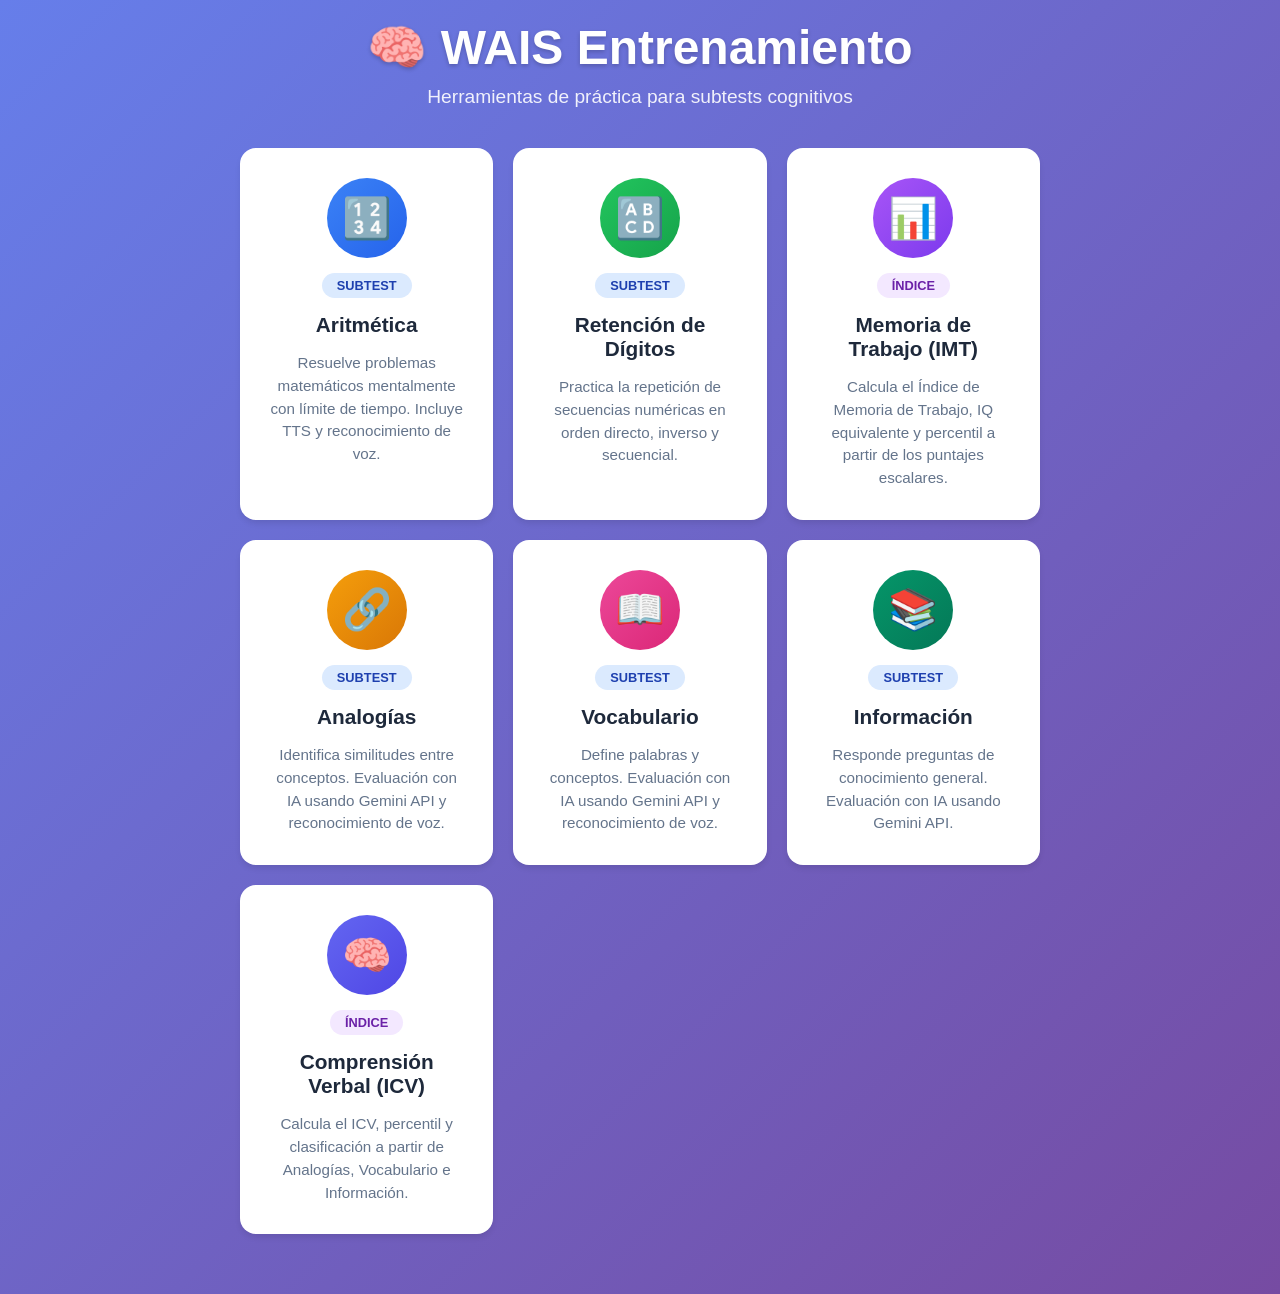
<file: index.html>
<!DOCTYPE html>
<html lang="es">
<head>
    <meta charset="UTF-8">
    <meta name="viewport" content="width=device-width, initial-scale=1.0">
    <title>WAIS-V Entrenamiento</title>
    <style>
        :root {
            --primary-color: #2563eb;
            --primary-hover: #1d4ed8;
            --success-color: #22c55e;
            --purple-color: #7c3aed;
            --orange-color: #ea580c;
            --background: #f8fafc;
            --surface: #ffffff;
            --text-primary: #1e293b;
            --text-secondary: #64748b;
            --border-color: #e2e8f0;
            --shadow: 0 4px 6px -1px rgba(0, 0, 0, 0.1);
            --radius: 16px;
        }

        * {
            margin: 0;
            padding: 0;
            box-sizing: border-box;
        }

        body {
            font-family: 'Segoe UI', Tahoma, Geneva, Verdana, sans-serif;
            background: linear-gradient(135deg, #667eea 0%, #764ba2 100%);
            color: var(--text-primary);
            min-height: 100vh;
            display: flex;
            align-items: center;
            justify-content: center;
            padding: 20px;
        }

        .container {
            max-width: 800px;
            width: 100%;
        }

        .header {
            text-align: center;
            margin-bottom: 40px;
        }

        .header h1 {
            font-size: 3rem;
            color: white;
            margin-bottom: 10px;
            text-shadow: 0 2px 4px rgba(0, 0, 0, 0.2);
        }

        .header p {
            font-size: 1.2rem;
            color: rgba(255, 255, 255, 0.9);
        }

        .cards-container {
            display: grid;
            grid-template-columns: repeat(auto-fit, minmax(250px, 1fr));
            gap: 20px;
        }

        .card {
            background: var(--surface);
            border-radius: var(--radius);
            box-shadow: var(--shadow);
            padding: 30px;
            text-align: center;
            transition: all 0.3s ease;
            text-decoration: none;
            color: inherit;
            display: flex;
            flex-direction: column;
            align-items: center;
            gap: 15px;
        }

        .card:hover {
            transform: translateY(-8px);
            box-shadow: 0 20px 25px -5px rgba(0, 0, 0, 0.2);
        }

        .card-icon {
            width: 80px;
            height: 80px;
            border-radius: 50%;
            display: flex;
            align-items: center;
            justify-content: center;
            font-size: 2.5rem;
        }

        .card-icon.arithmetic {
            background: linear-gradient(135deg, #3b82f6 0%, #2563eb 100%);
        }

        .card-icon.digit-span {
            background: linear-gradient(135deg, #22c55e 0%, #16a34a 100%);
        }

        .card-icon.working-memory {
            background: linear-gradient(135deg, #a855f7 0%, #7c3aed 100%);
        }

        .card-icon.analogies {
            background: linear-gradient(135deg, #f59e0b 0%, #d97706 100%);
        }

        .card-icon.vocabulary {
            background: linear-gradient(135deg, #ec4899 0%, #db2777 100%);
        }

        .card-icon.information {
            background: linear-gradient(135deg, #059669 0%, #047857 100%);
        }

        .card-icon.icv {
            background: linear-gradient(135deg, #6366f1 0%, #4f46e5 100%);
        }

        .card h2 {
            font-size: 1.3rem;
            color: var(--text-primary);
        }

        .card p {
            color: var(--text-secondary);
            font-size: 0.95rem;
            line-height: 1.5;
        }

        .card-badge {
            padding: 5px 15px;
            border-radius: 20px;
            font-size: 0.8rem;
            font-weight: 600;
            text-transform: uppercase;
        }

        .badge-subtest {
            background: #dbeafe;
            color: #1e40af;
        }

        .badge-index {
            background: #f3e8ff;
            color: #6b21a8;
        }

        .footer {
            text-align: center;
            margin-top: 40px;
            color: rgba(255, 255, 255, 0.8);
            font-size: 0.9rem;
        }

        @media (max-width: 600px) {
            .header h1 {
                font-size: 2rem;
            }

            .cards-container {
                grid-template-columns: 1fr;
            }
        }
    </style>
</head>
<body>
    <div class="container">
        <header class="header">
            <h1>🧠 WAIS Entrenamiento</h1>
            <p>Herramientas de práctica para subtests cognitivos</p>
        </header>

        <div class="cards-container">
            <!-- Aritmética -->
            <a href="arithmetic/index.html" class="card">
                <div class="card-icon arithmetic">🔢</div>
                <span class="card-badge badge-subtest">Subtest</span>
                <h2>Aritmética</h2>
                <p>Resuelve problemas matemáticos mentalmente con límite de tiempo. Incluye TTS y reconocimiento de voz.</p>
            </a>

            <!-- Retención de Dígitos -->
            <a href="digit_span/index.html" class="card">
                <div class="card-icon digit-span">🔠</div>
                <span class="card-badge badge-subtest">Subtest</span>
                <h2>Retención de Dígitos</h2>
                <p>Practica la repetición de secuencias numéricas en orden directo, inverso y secuencial.</p>
            </a>

            <!-- Índice de Memoria de Trabajo -->
            <a href="working_memory/index.html" class="card">
                <div class="card-icon working-memory">📊</div>
                <span class="card-badge badge-index">Índice</span>
                <h2>Memoria de Trabajo (IMT)</h2>
                <p>Calcula el Índice de Memoria de Trabajo, IQ equivalente y percentil a partir de los puntajes escalares.</p>
            </a>

            <!-- Analogías -->
            <a href="analogies/index.html" class="card">
                <div class="card-icon analogies">🔗</div>
                <span class="card-badge badge-subtest">Subtest</span>
                <h2>Analogías</h2>
                <p>Identifica similitudes entre conceptos. Evaluación con IA usando Gemini API y reconocimiento de voz.</p>
            </a>

            <!-- Vocabulario -->
            <a href="vocabulary/index.html" class="card">
                <div class="card-icon vocabulary">📖</div>
                <span class="card-badge badge-subtest">Subtest</span>
                <h2>Vocabulario</h2>
                <p>Define palabras y conceptos. Evaluación con IA usando Gemini API y reconocimiento de voz.</p>
            </a>

            <!-- Información -->
            <a href="information/index.html" class="card">
                <div class="card-icon information">📚</div>
                <span class="card-badge badge-subtest">Subtest</span>
                <h2>Información</h2>
                <p>Responde preguntas de conocimiento general. Evaluación con IA usando Gemini API.</p>
            </a>

            <!-- Índice de Comprensión Verbal -->
            <a href="icv/index.html" class="card">
                <div class="card-icon icv">🧠</div>
                <span class="card-badge badge-index">Índice</span>
                <h2>Comprensión Verbal (ICV)</h2>
                <p>Calcula el ICV, percentil y clasificación a partir de Analogías, Vocabulario e Información.</p>
            </a>
        </div>

        <footer class="footer">
            <p style="color: pink;"></p>
        </footer>
    </div>
</body>
</html>
</file>
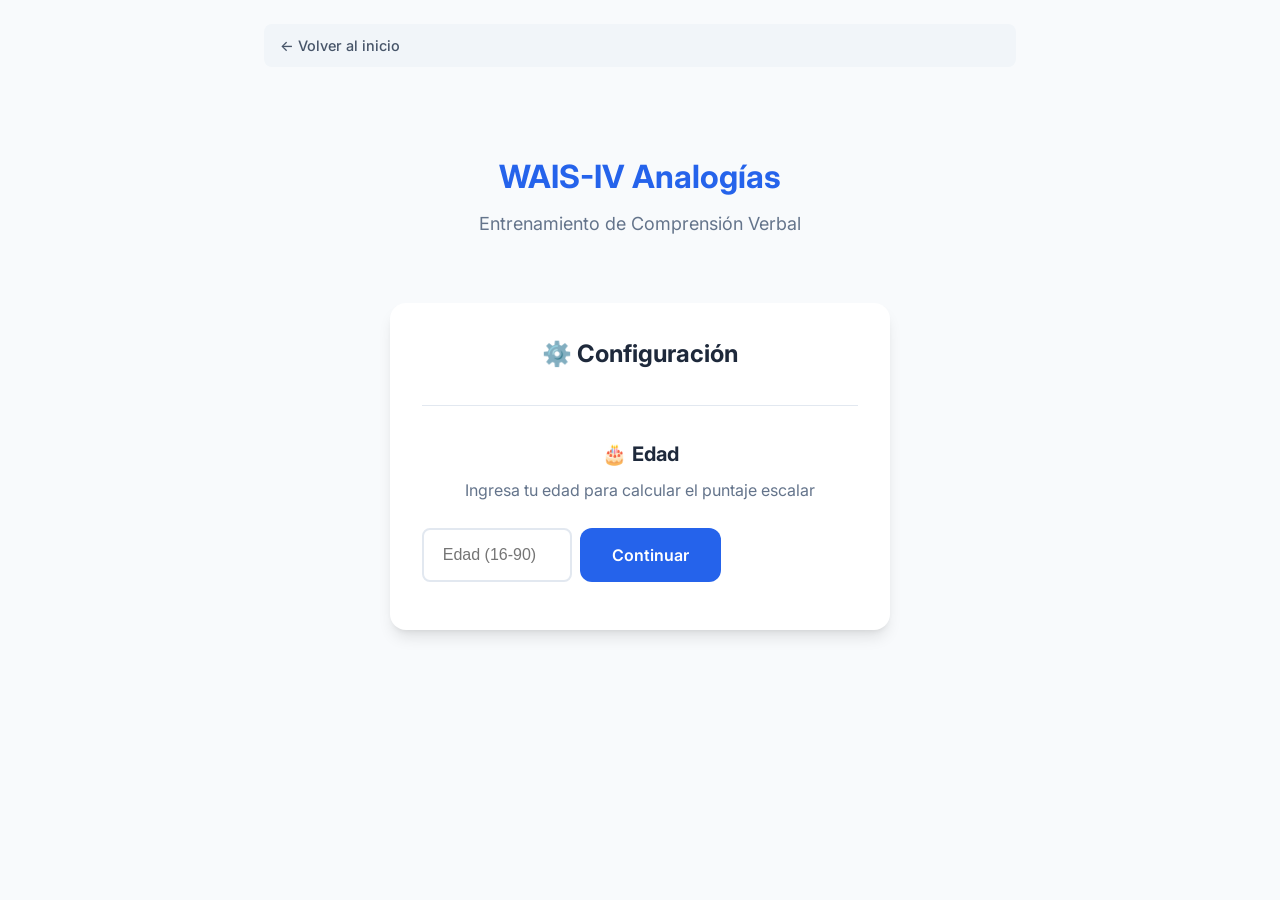
<file: analogies/index.html>
<!DOCTYPE html>
<html lang="es">
<head>
    <meta charset="UTF-8">
    <meta name="viewport" content="width=device-width, initial-scale=1.0">
    <title>WAIS-IV Analogías - Entrenamiento</title>
    <link rel="stylesheet" href="styles.css">
    <link rel="preconnect" href="https://fonts.googleapis.com">
    <link rel="preconnect" href="https://fonts.gstatic.com" crossorigin>
    <link href="https://fonts.googleapis.com/css2?family=Inter:wght@300;400;500;600;700&display=swap" rel="stylesheet">
</head>
<body>
    <div class="container">
        <!-- Back Button -->
        <a href="../index.html" class="back-button">← Volver al inicio</a>
        
        <!-- Header -->
        <header class="header">
            <h1>WAIS-IV Analogías</h1>
            <p class="subtitle">Entrenamiento de Comprensión Verbal</p>
        </header>

        <!-- Configuration -->
        <section id="config-section" class="config-section">
            <div class="config-card">
                <h2>⚙️ Configuración</h2>
                
                <div class="age-input-section">
                    <h3>🎂 Edad</h3>
                    <p>Ingresa tu edad para calcular el puntaje escalar</p>
                    <div class="input-group">
                        <input type="number" id="age-input" min="16" max="90" placeholder="Edad (16-90)">
                        <button id="save-config" class="btn btn-primary">Continuar</button>
                    </div>
                </div>
            </div>
        </section>

        <!-- Main Test Section -->
        <section id="test-section" class="test-section hidden">
            <!-- Progress Bar -->
            <div class="progress-container">
                <div class="progress-bar">
                    <div id="progress-fill" class="progress-fill"></div>
                </div>
                <span id="progress-text" class="progress-text">Ítem 0 de 18</span>
            </div>

            <!-- Stimulus Display -->
            <div class="stimulus-card">
                <div id="stimulus-display" class="stimulus-display">
                    <p class="instruction-text">Presiona "Iniciar" para comenzar la evaluación</p>
                </div>
            </div>

            <!-- Controls -->
            <div class="controls">
                <button id="start-btn" class="btn btn-large btn-primary">
                    <span class="btn-icon">▶️</span>
                    <span>Iniciar Evaluación</span>
                </button>
                
                <button id="record-btn" class="btn btn-large btn-record hidden">
                    <span class="btn-icon">🎤</span>
                    <span id="record-text">Comenzar a grabar</span>
                </button>

                <button id="repeat-btn" class="btn btn-secondary hidden">
                    <span class="btn-icon">🔄</span>
                    <span>Repetir pregunta</span>
                </button>
            </div>

            <!-- Recording Indicator -->
            <div id="recording-indicator" class="recording-indicator hidden">
                <div class="pulse-ring"></div>
                <span>Escuchando...</span>
            </div>

            <!-- User Response Display -->
            <div id="response-display" class="response-display hidden">
                <h3>Tu respuesta:</h3>
                <p id="user-response-text"></p>
            </div>

            <!-- Text Input Fallback (when speech recognition fails) -->
            <div id="text-input-fallback" class="text-input-fallback hidden">
                <p class="fallback-notice">⚠️ El reconocimiento de voz no está disponible. Escribe tu respuesta:</p>
                <div class="text-input-group">
                    <input type="text" id="text-response-input" placeholder="Escribe tu respuesta aquí...">
                    <button id="submit-text-btn" class="btn btn-primary">Enviar</button>
                </div>
            </div>

            <!-- Feedback Section -->
            <div id="feedback-section" class="feedback-section hidden">
                <div id="feedback-content" class="feedback-content">
                    <!-- Feedback will be inserted here -->
                </div>
                <!-- Botón oculto, el avance es automático -->
                <button id="next-btn" class="btn btn-primary hidden">
                    <span>Siguiente ítem</span>
                    <span class="btn-icon">→</span>
                </button>
            </div>
        </section>

        <!-- Results Section -->
        <section id="results-section" class="results-section hidden">
            <div class="results-card">
                <h2>📊 Resultados</h2>
                <p id="age-group-display" class="age-group-label">Grupo de edad: --</p>
                
                <div class="score-display">
                    <div class="score-item">
                        <span class="score-label">Puntaje Bruto (PB)</span>
                        <span id="raw-score" class="score-value">0</span>
                        <span class="score-max">/ 36</span>
                    </div>
                    <div class="score-item highlight">
                        <span class="score-label">Puntaje Escalar (PE)</span>
                        <span id="scaled-score" class="score-value scaled">0</span>
                        <span class="score-max">/ 19</span>
                    </div>
                </div>
                
                <div id="items-breakdown" class="items-breakdown">
                    <!-- Individual item scores will be shown here -->
                </div>
                <button id="restart-btn" class="btn btn-primary">
                    <span class="btn-icon">🔄</span>
                    <span>Reiniciar Evaluación</span>
                </button>
            </div>
        </section>

        <!-- Status Messages -->
        <div id="status-message" class="status-message hidden"></div>
    </div>

    <script src="app.js"></script>
</body>
</html>
</file>
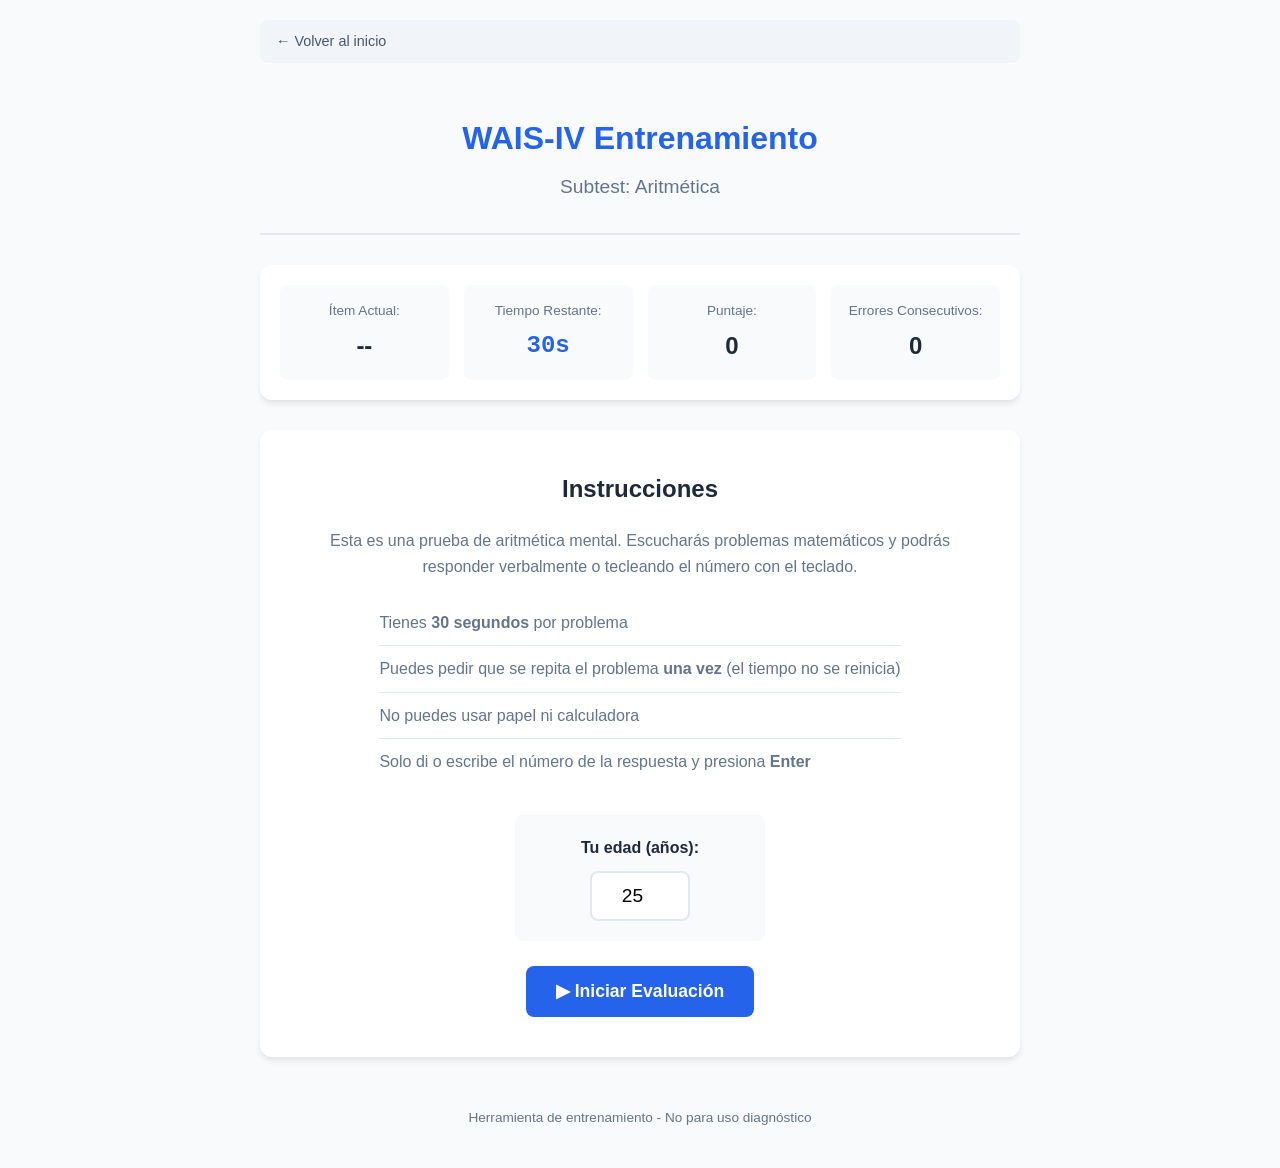
<file: arithmetic/index.html>
<!DOCTYPE html>
<html lang="es">
<head>
    <meta charset="UTF-8">
    <meta name="viewport" content="width=device-width, initial-scale=1.0">
    <title>WAIS-V Entrenamiento - Aritmética</title>
    <link rel="stylesheet" href="styles.css">
</head>
<body>
    <div class="container">
        <!-- Back Button -->
        <a href="../index.html" class="back-button">← Volver al inicio</a>
        
        <!-- Header -->
        <header class="header">
            <h1>WAIS-IV Entrenamiento</h1>
            <h2>Subtest: Aritmética</h2>
        </header>

        <!-- Panel de Estado -->
        <section class="status-panel">
            <div class="status-item">
                <span class="label">Ítem Actual:</span>
                <span id="current-item" class="value">--</span>
            </div>
            <div class="status-item">
                <span class="label">Tiempo Restante:</span>
                <span id="timer" class="value timer">30s</span>
            </div>
            <div class="status-item">
                <span class="label">Puntaje:</span>
                <span id="score" class="value">0</span>
            </div>
            <div class="status-item">
                <span class="label">Errores Consecutivos:</span>
                <span id="consecutive-errors" class="value">0</span>
            </div>
        </section>

        <!-- Área Principal -->
        <main class="main-area">
            <!-- Instrucciones Iniciales -->
            <div id="instructions-screen" class="screen active">
                <h3>Instrucciones</h3>
                <p>Esta es una prueba de aritmética mental. Escucharás problemas matemáticos y podrás responder verbalmente o tecleando el número con el teclado.</p>
                <ul>
                    <li>Tienes <strong>30 segundos</strong> por problema</li>
                    <li>Puedes pedir que se repita el problema <strong>una vez</strong> (el tiempo no se reinicia)</li>
                    <li>No puedes usar papel ni calculadora</li>
                    <li>Solo di o escribe el número de la respuesta y presiona <strong>Enter</strong></li>
                </ul>
                
                <!-- Edad del Usuario -->
                <div class="age-input-container">
                    <label for="user-age">Tu edad (años):</label>
                    <input type="number" id="user-age" min="16" max="90" value="25" class="age-input">
                </div>
                
                <button id="btn-start" class="btn btn-primary">
                    ▶ Iniciar Evaluación
                </button>
            </div>

            <!-- Pantalla de Evaluación -->
            <div id="evaluation-screen" class="screen">
                <!-- Indicador Visual del Estado -->
                <div class="evaluation-status">
                    <div id="status-indicator" class="status-indicator">
                        <span class="status-text">Preparando...</span>
                    </div>
                </div>

                <!-- Área de Respuesta Capturada -->
                <div class="response-area">
                    <div class="response-label">Tu respuesta:</div>
                    <div id="captured-response" class="captured-response">--</div>
                </div>

                <!-- Controles -->
                <div class="controls">
                    <button id="btn-repeat" class="btn btn-secondary" disabled>
                        🔁 Repetir Problema
                    </button>
                    <button id="btn-mic" class="btn btn-mic" disabled>
                        🎤 Hablar
                    </button>
                </div>

                <!-- Feedback -->
                <div id="feedback" class="feedback hidden"></div>
            </div>

            <!-- Pantalla de Resultados -->
            <div id="results-screen" class="screen">
                <h3>Evaluación Finalizada</h3>
                <div class="results-container">
                    <div class="result-item">
                        <span class="result-label">Puntaje Bruto (Raw Score):</span>
                        <span id="final-score" class="result-value">0</span>
                    </div>
                    <div class="result-item result-item-highlight">
                        <span class="result-label">Puntaje Escalar (Scaled Score):</span>
                        <span id="scaled-score" class="result-value scaled">--</span>
                    </div>
                    <div class="result-item">
                        <span class="result-label">Grupo de Edad:</span>
                        <span id="age-group" class="result-value">--</span>
                    </div>
                    <div class="result-item">
                        <span class="result-label">Ítems Completados:</span>
                        <span id="items-completed" class="result-value">0</span>
                    </div>
                </div>
                <div id="item-log" class="item-log"></div>
                <button id="btn-restart" class="btn btn-primary">
                    🔄 Reiniciar Evaluación
                </button>
            </div>
        </main>

        <!-- Footer -->
        <footer class="footer">
            <p>Herramienta de entrenamiento - No para uso diagnóstico</p>
        </footer>
    </div>

    <script src="app.js"></script>
</body>
</html>
</file>
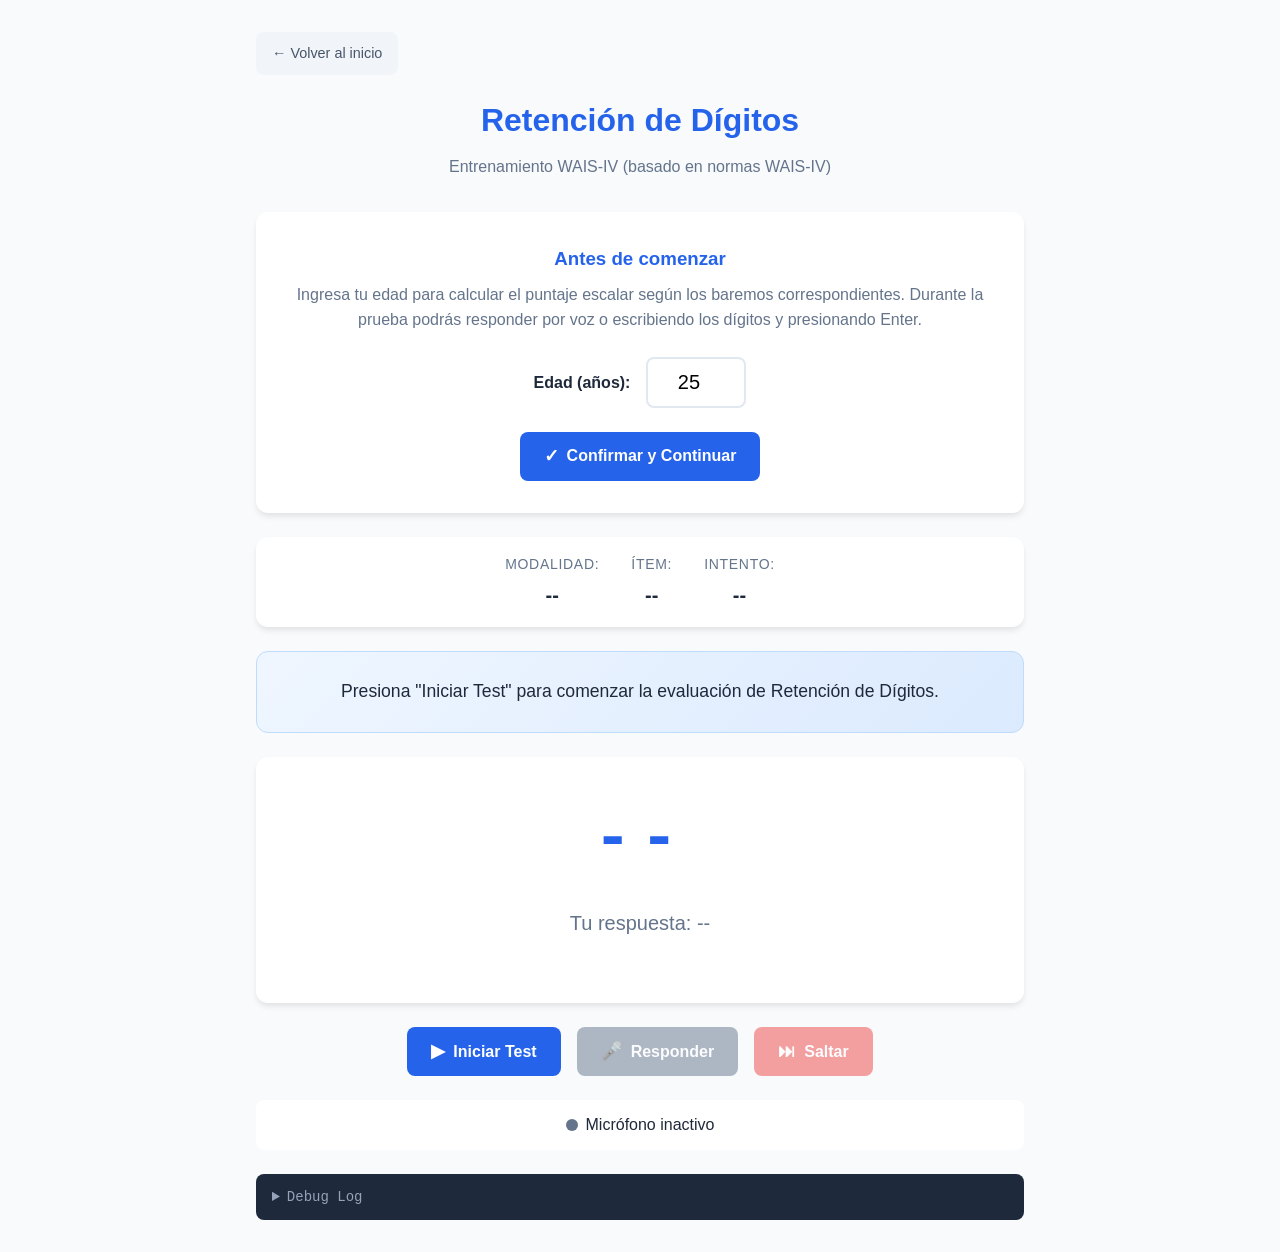
<file: digit_span/index.html>
<!DOCTYPE html>
<html lang="es">
<head>
    <meta charset="UTF-8">
    <meta name="viewport" content="width=device-width, initial-scale=1.0">
    <title>WAIS-IV Entrenamiento - Retención de Dígitos</title>
    <link rel="stylesheet" href="styles.css">
</head>
<body>
    <div class="container">
        <!-- Back Button -->
        <a href="../index.html" class="back-button">← Volver al inicio</a>
        
        <header>
            <h1>Retención de Dígitos</h1>
            <p class="subtitle">Entrenamiento WAIS-IV (basado en normas WAIS-IV)</p>
        </header>

        <!-- Formulario de Edad (mostrado antes de iniciar) -->
        <div id="age-form" class="age-form">
            <h3>Antes de comenzar</h3>
            <p>Ingresa tu edad para calcular el puntaje escalar según los baremos correspondientes. Durante la prueba podrás responder por voz o escribiendo los dígitos y presionando Enter.</p>
            <div class="age-input-group">
                <label for="user-age">Edad (años):</label>
                <input type="number" id="user-age" min="16" max="90" value="25" />
            </div>
            <button id="btn-confirm-age" class="btn btn-primary">
                <span class="icon">✓</span> Confirmar y Continuar
            </button>
        </div>

        <!-- Panel de Estado -->
        <div class="status-panel">
            <div class="status-item">
                <span class="label">Modalidad:</span>
                <span id="current-mode">--</span>
            </div>
            <div class="status-item">
                <span class="label">Ítem:</span>
                <span id="current-item">--</span>
            </div>
            <div class="status-item">
                <span class="label">Intento:</span>
                <span id="current-attempt">--</span>
            </div>
        </div>

        <!-- Área de Instrucciones -->
        <div class="instructions-area">
            <div id="instructions-text" class="instructions-text">
                Presiona "Iniciar Test" para comenzar la evaluación de Retención de Dígitos.
            </div>
        </div>

        <!-- Área de Feedback Visual -->
        <div class="feedback-area">
            <div id="digit-display" class="digit-display">--</div>
            <div id="user-response" class="user-response">Tu respuesta: --</div>
            <div id="feedback-message" class="feedback-message"></div>
        </div>

        <!-- Controles -->
        <div class="controls">
            <button id="btn-start" class="btn btn-primary">
                <span class="icon">▶</span> Iniciar Test
            </button>
            <button id="btn-listen" class="btn btn-secondary" disabled>
                <span class="icon">🎤</span> Responder
            </button>
            <button id="btn-skip" class="btn btn-danger" disabled>
                <span class="icon">⏭</span> Saltar
            </button>
        </div>

        <!-- Indicador de Estado del Micrófono -->
        <div id="mic-status" class="mic-status">
            <div class="mic-indicator"></div>
            <span>Micrófono inactivo</span>
        </div>

        <!-- Panel de Puntuación -->
        <div class="score-panel" id="score-panel" style="display: none;">
            <h3>Puntuación Actual</h3>
            <div class="score-grid">
                <div class="score-item">
                    <span class="score-label">DOD (Orden Directo)</span>
                    <span id="score-dod" class="score-value">0/16</span>
                </div>
                <div class="score-item">
                    <span class="score-label">DOI (Orden Inverso)</span>
                    <span id="score-doi" class="score-value">0/16</span>
                </div>
                <div class="score-item">
                    <span class="score-label">DS (Secuenciación)</span>
                    <span id="score-ds" class="score-value">0/16</span>
                </div>
                <div class="score-item total">
                    <span class="score-label">TOTAL (Raw Score)</span>
                    <span id="score-total" class="score-value">0/48</span>
                </div>
            </div>
            <!-- Scaled Score -->
            <div id="scaled-score-section" class="scaled-score-section" style="display: none;">
                <h3>Puntaje Escalar (PE)</h3>
                <div class="scaled-score-display">
                    <span class="scaled-label">Grupo de edad:</span>
                    <span id="age-group" class="scaled-value">--</span>
                </div>
                <div class="scaled-score-display highlight">
                    <span class="scaled-label">Puntaje Escalar:</span>
                    <span id="scaled-score" class="scaled-value large">--</span>
                </div>
                <p class="scaled-note">PE: Puntaje Escalar (media=10, DE=3)</p>
            </div>
        </div>

        <!-- Log de Debug (opcional) -->
        <details class="debug-panel">
            <summary>Debug Log</summary>
            <div id="debug-log" class="debug-log"></div>
        </details>
    </div>

    <script src="app.js"></script>
</body>
</html>
</file>
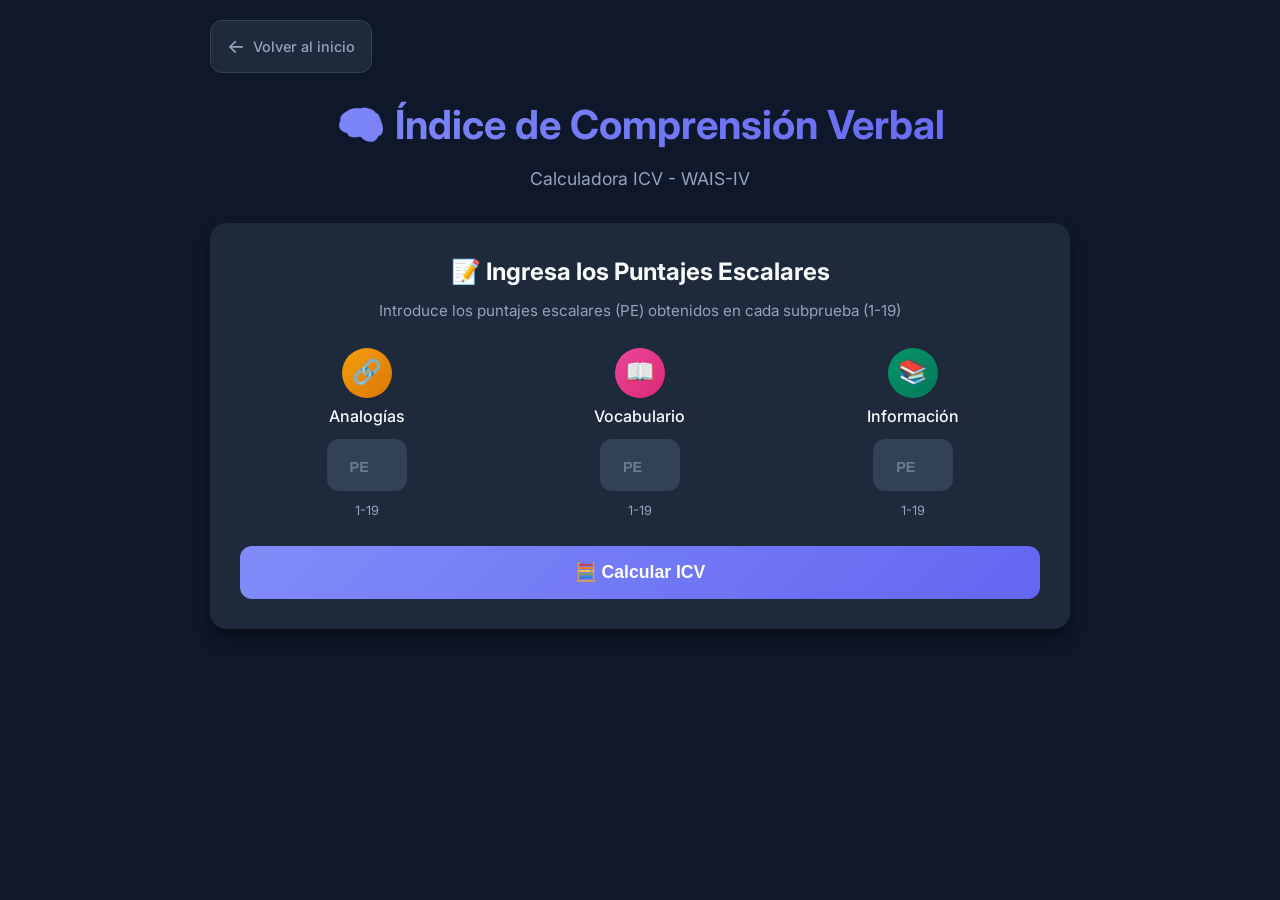
<file: icv/index.html>
<!DOCTYPE html>
<html lang="es">
<head>
    <meta charset="UTF-8">
    <meta name="viewport" content="width=device-width, initial-scale=1.0">
    <title>WAIS-V ICV - Índice de Comprensión Verbal</title>
    <link rel="stylesheet" href="styles.css">
    <link rel="preconnect" href="https://fonts.googleapis.com">
    <link rel="preconnect" href="https://fonts.gstatic.com" crossorigin>
    <link href="https://fonts.googleapis.com/css2?family=Inter:wght@300;400;500;600;700&display=swap" rel="stylesheet">
</head>
<body>
    <div class="container">
        <!-- Botón Volver -->
        <a href="../index.html" class="back-button">
            <span class="back-icon">←</span>
            <span>Volver al inicio</span>
        </a>

        <header class="header">
            <h1>🧠 Índice de Comprensión Verbal</h1>
            <p>Calculadora ICV - WAIS-IV</p>
        </header>

        <!-- Sección de Input -->
        <section class="input-section">
            <div class="input-card">
                <h2>📝 Ingresa los Puntajes Escalares</h2>
                <p class="input-description">Introduce los puntajes escalares (PE) obtenidos en cada subprueba (1-19)</p>

                <div class="scores-grid">
                    <!-- Analogías -->
                    <div class="score-input-group">
                        <label for="analogies-score">
                            <span class="subtest-icon analogies">🔗</span>
                            Analogías
                        </label>
                        <input type="number" id="analogies-score" min="1" max="19" placeholder="PE">
                        <span class="score-range">1-19</span>
                    </div>

                    <!-- Vocabulario -->
                    <div class="score-input-group">
                        <label for="vocabulary-score">
                            <span class="subtest-icon vocabulary">📖</span>
                            Vocabulario
                        </label>
                        <input type="number" id="vocabulary-score" min="1" max="19" placeholder="PE">
                        <span class="score-range">1-19</span>
                    </div>

                    <!-- Información -->
                    <div class="score-input-group">
                        <label for="information-score">
                            <span class="subtest-icon information">📚</span>
                            Información
                        </label>
                        <input type="number" id="information-score" min="1" max="19" placeholder="PE">
                        <span class="score-range">1-19</span>
                    </div>
                </div>

                <button id="calculate-btn" class="btn btn-primary">
                    🧮 Calcular ICV
                </button>
            </div>
        </section>

        <!-- Sección de Resultados -->
        <section id="results-section" class="results-section hidden">
            <div class="results-card">
                <h2>📊 Resultados</h2>

                <!-- Suma de PE -->
                <div class="sum-display">
                    <span class="sum-label">Suma de Puntajes Escalares</span>
                    <div class="sum-breakdown">
                        <span id="ana-value" class="breakdown-item">--</span>
                        <span class="operator">+</span>
                        <span id="voc-value" class="breakdown-item">--</span>
                        <span class="operator">+</span>
                        <span id="inf-value" class="breakdown-item">--</span>
                        <span class="operator">=</span>
                        <span id="sum-value" class="breakdown-total">--</span>
                    </div>
                </div>

                <!-- ICV y Percentil -->
                <div class="main-results">
                    <div class="result-box icv-box">
                        <span class="result-label">ICV</span>
                        <span id="icv-value" class="result-value">--</span>
                        <span class="result-sublabel">Puntaje Compuesto</span>
                    </div>
                    <div class="result-box percentile-box">
                        <span class="result-label">Percentil</span>
                        <span id="percentile-value" class="result-value">--</span>
                        <span class="result-sublabel">Rango</span>
                    </div>
                </div>

                <!-- Clasificación -->
                <div class="classification-display">
                    <span class="classification-label">Clasificación Descriptiva</span>
                    <div id="classification-badge" class="classification-badge">
                        --
                    </div>
                </div>

                <!-- Interpretación Visual -->
                <div class="visual-interpretation">
                    <h3>📈 Posición en la Curva Normal</h3>
                    <div class="bell-curve-container">
                        <div class="bell-curve">
                            <div class="curve-sections">
                                <div class="section very-low" data-range="<70">
                                    <span class="section-label">Muy Bajo</span>
                                </div>
                                <div class="section borderline" data-range="70-79">
                                    <span class="section-label">Limítrofe</span>
                                </div>
                                <div class="section below-avg" data-range="80-89">
                                    <span class="section-label">Bajo Promedio</span>
                                </div>
                                <div class="section average" data-range="90-109">
                                    <span class="section-label">Promedio</span>
                                </div>
                                <div class="section above-avg" data-range="110-119">
                                    <span class="section-label">Sobre Promedio</span>
                                </div>
                                <div class="section superior" data-range="120-129">
                                    <span class="section-label">Superior</span>
                                </div>
                                <div class="section very-superior" data-range=">130">
                                    <span class="section-label">Muy Superior</span>
                                </div>
                            </div>
                            <div id="icv-marker" class="icv-marker hidden">
                                <div class="marker-line"></div>
                                <div class="marker-label">ICV: <span id="marker-value">--</span></div>
                            </div>
                        </div>
                        <div class="curve-scale">
                            <span>55</span>
                            <span>70</span>
                            <span>85</span>
                            <span>100</span>
                            <span>115</span>
                            <span>130</span>
                            <span>145</span>
                        </div>
                    </div>
                </div>

                <!-- Descripción -->
                <div id="interpretation-text" class="interpretation-text">
                    <!-- Texto interpretativo se insertará aquí -->
                </div>

                <button id="reset-btn" class="btn btn-secondary">
                    🔄 Nueva Calculación
                </button>
            </div>
        </section>
    </div>

    <script src="app.js"></script>
</body>
</html>
</file>
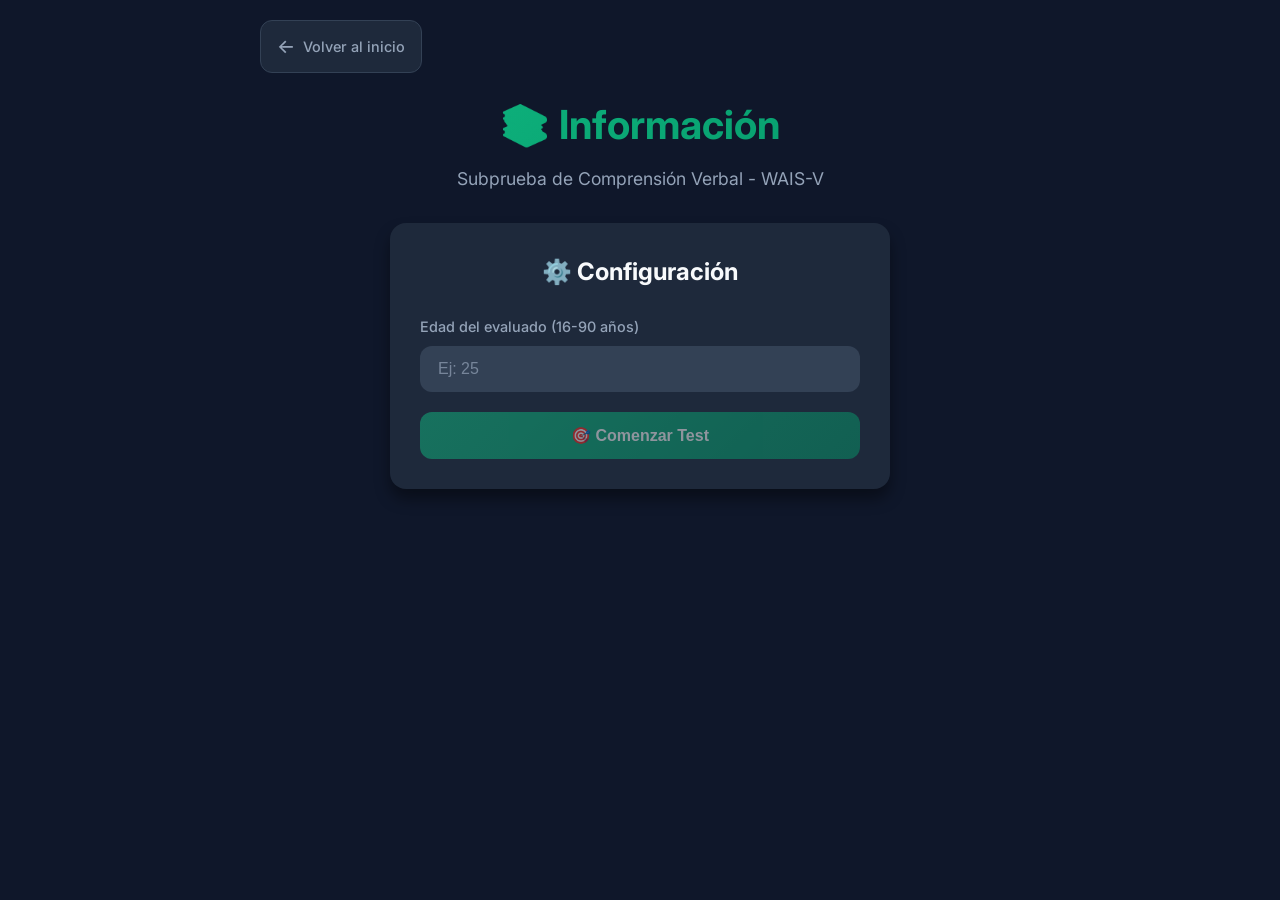
<file: information/index.html>
<!DOCTYPE html>
<html lang="es">
<head>
    <meta charset="UTF-8">
    <meta name="viewport" content="width=device-width, initial-scale=1.0">
    <title>WAIS-IV Información</title>
    <link rel="stylesheet" href="styles.css">
    <link rel="preconnect" href="https://fonts.googleapis.com">
    <link rel="preconnect" href="https://fonts.gstatic.com" crossorigin>
    <link href="https://fonts.googleapis.com/css2?family=Inter:wght@300;400;500;600;700&display=swap" rel="stylesheet">
</head>
<body>
    <div class="container">
        <!-- Botón Volver -->
        <a href="../index.html" class="back-button">
            <span class="back-icon">←</span>
            <span>Volver al inicio</span>
        </a>

        <header class="header">
            <h1>📚 Información</h1>
            <p>Subprueba de Comprensión Verbal - WAIS-V</p>
        </header>

        <!-- Sección de Configuración -->
        <section id="config-section" class="config-section">
            <div class="config-card">
                <h2>⚙️ Configuración</h2>

                <div class="input-group">
                    <label for="age-input">Edad del evaluado (16-90 años)</label>
                    <input type="number" id="age-input" min="16" max="90" placeholder="Ej: 25">
                </div>

                <button id="start-btn" class="btn btn-primary" disabled>
                    🎯 Comenzar Test
                </button>
            </div>
        </section>

        <!-- Sección del Test -->
        <section id="test-section" class="test-section hidden">
            <div class="progress-container">
                <div class="progress-bar">
                    <div id="progress-fill" class="progress-fill"></div>
                </div>
                <span id="progress-text" class="progress-text">Ítem 3 de 26</span>
            </div>

            <div class="stimulus-card">
                <div class="item-badge" id="item-badge">Ítem 3</div>
                <div class="learning-badge hidden" id="learning-badge">📖 Ítem de Aprendizaje</div>
                <p id="question-display" class="question-display">Cargando pregunta...</p>
            </div>

            <div class="response-section">
                <div class="recording-status" id="recording-status">
                    <span class="mic-icon">🎤</span>
                    <span id="status-text">Presiona para grabar</span>
                </div>

                <button id="record-btn" class="btn btn-record">
                    <span class="record-icon">🎙️</span>
                    <span>Grabar Respuesta</span>
                </button>

                <!-- Input de texto alternativo -->
                <div id="text-input-container" class="text-input-container hidden">
                    <p class="text-input-label">O escribe tu respuesta:</p>
                    <input type="text" id="text-response-input" class="text-response-input" placeholder="Escribe tu respuesta aquí...">
                    <button id="submit-text-btn" class="btn btn-secondary">Enviar Respuesta</button>
                </div>

                <div id="transcript-display" class="transcript-display hidden">
                    <strong>Tu respuesta:</strong>
                    <p id="transcript-text"></p>
                </div>
            </div>

            <div id="feedback-section" class="feedback-section hidden">
                <div id="feedback-content" class="feedback-content">
                    <!-- El feedback se insertará aquí -->
                </div>
                <div id="auto-advance-notice" class="auto-advance-notice hidden">
                    Avanzando automáticamente...
                </div>
            </div>

            <div class="score-tracker">
                <div class="current-score">
                    <span>Puntaje actual:</span>
                    <strong id="current-score">0</strong>
                </div>
            </div>
        </section>

        <!-- Sección de Resultados -->
        <section id="results-section" class="results-section hidden">
            <div class="results-card">
                <h2>📊 Resultados Finales</h2>
                
                <p id="age-group-display" class="age-group-label">Grupo de edad: --</p>
                
                <div class="score-display">
                    <div class="score-item">
                        <span class="score-label">Puntaje Bruto (PB)</span>
                        <span id="raw-score" class="score-value">0</span>
                        <span class="score-max">/ 26</span>
                    </div>
                    <div class="score-item highlight">
                        <span class="score-label">Puntaje Escalar (PE)</span>
                        <span id="scaled-score" class="score-value scaled">0</span>
                        <span class="score-max">/ 19</span>
                    </div>
                </div>

                <div class="items-summary">
                    <h3>Resumen por Ítem</h3>
                    <div id="items-list" class="items-list">
                        <!-- Los ítems se insertarán aquí -->
                    </div>
                </div>

                <button id="restart-btn" class="btn btn-primary">
                    🔄 Reiniciar Test
                </button>
            </div>
        </section>
    </div>

    <script src="app.js"></script>
</body>
</html>
</file>
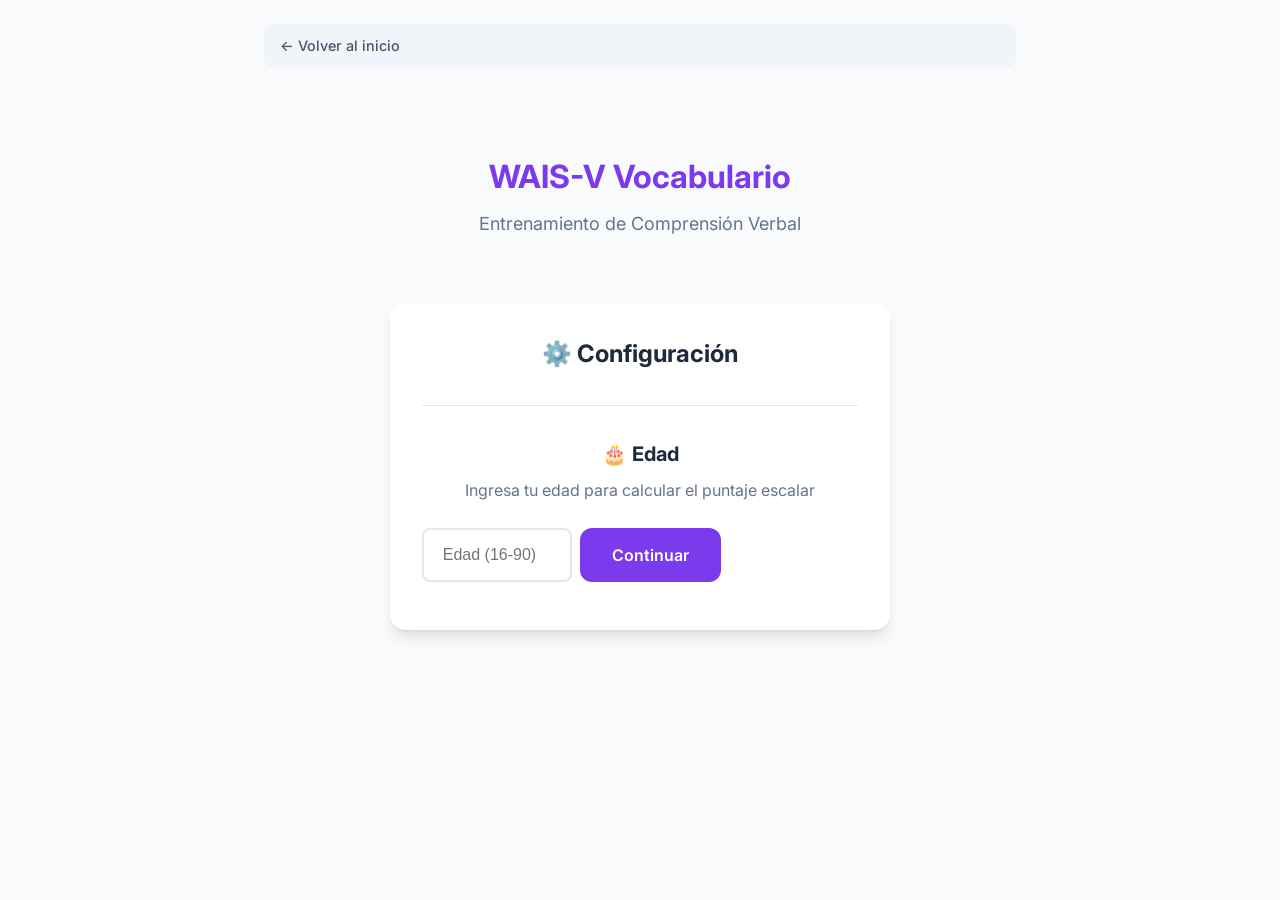
<file: vocabulary/index.html>
<!DOCTYPE html>
<html lang="es">
<head>
    <meta charset="UTF-8">
    <meta name="viewport" content="width=device-width, initial-scale=1.0">
    <title>WAIS-IV Vocabulario - Entrenamiento</title>
    <link rel="stylesheet" href="styles.css">
    <link rel="preconnect" href="https://fonts.googleapis.com">
    <link rel="preconnect" href="https://fonts.gstatic.com" crossorigin>
    <link href="https://fonts.googleapis.com/css2?family=Inter:wght@300;400;500;600;700&display=swap" rel="stylesheet">
</head>
<body>
    <div class="container">
        <!-- Back Button -->
        <a href="../index.html" class="back-button">← Volver al inicio</a>
        
        <!-- Header -->
        <header class="header">
            <h1>WAIS-V Vocabulario</h1>
            <p class="subtitle">Entrenamiento de Comprensión Verbal</p>
        </header>

        <!-- Configuration -->
        <section id="config-section" class="config-section">
            <div class="config-card">
                <h2>⚙️ Configuración</h2>
                
                <div class="age-input-section">
                    <h3>🎂 Edad</h3>
                    <p>Ingresa tu edad para calcular el puntaje escalar</p>
                    <div class="input-group">
                        <input type="number" id="age-input" min="16" max="90" placeholder="Edad (16-90)">
                        <button id="save-config" class="btn btn-primary">Continuar</button>
                    </div>
                </div>
            </div>
        </section>

        <!-- Main Test Section -->
        <section id="test-section" class="test-section hidden">
            <!-- Progress Bar -->
            <div class="progress-container">
                <div class="progress-bar">
                    <div id="progress-fill" class="progress-fill"></div>
                </div>
                <span id="progress-text" class="progress-text">Ítem 0 de 30</span>
            </div>

            <!-- Stimulus Display -->
            <div class="stimulus-card">
                <div id="stimulus-display" class="stimulus-display">
                    <p class="instruction-text">Presiona "Iniciar" para comenzar la evaluación</p>
                </div>
            </div>

            <!-- Controls -->
            <div class="controls">
                <button id="start-btn" class="btn btn-large btn-primary">
                    <span class="btn-icon">▶️</span>
                    <span>Iniciar Evaluación</span>
                </button>
                
                <button id="record-btn" class="btn btn-large btn-record hidden">
                    <span class="btn-icon">🎤</span>
                    <span id="record-text">Comenzar a grabar</span>
                </button>

                <button id="repeat-btn" class="btn btn-secondary hidden">
                    <span class="btn-icon">🔄</span>
                    <span>Repetir pregunta</span>
                </button>
            </div>

            <!-- Recording Indicator -->
            <div id="recording-indicator" class="recording-indicator hidden">
                <div class="pulse-ring"></div>
                <span>Escuchando...</span>
            </div>

            <!-- User Response Display -->
            <div id="response-display" class="response-display hidden">
                <h3>Tu respuesta:</h3>
                <p id="user-response-text"></p>
            </div>

            <!-- Text Input Fallback (when speech recognition fails) -->
            <div id="text-input-fallback" class="text-input-fallback hidden">
                <p class="fallback-notice">⚠️ El reconocimiento de voz no está disponible. Escribe tu respuesta:</p>
                <div class="text-input-group">
                    <input type="text" id="text-response-input" placeholder="Escribe tu respuesta aquí...">
                    <button id="submit-text-btn" class="btn btn-primary">Enviar</button>
                </div>
            </div>

            <!-- Feedback Section -->
            <div id="feedback-section" class="feedback-section hidden">
                <div id="feedback-content" class="feedback-content">
                    <!-- Feedback will be inserted here -->
                </div>
            </div>
        </section>

        <!-- Results Section -->
        <section id="results-section" class="results-section hidden">
            <div class="results-card">
                <h2>📊 Resultados</h2>
                <p id="age-group-display" class="age-group-label">Grupo de edad: --</p>
                
                <div class="score-display">
                    <div class="score-item">
                        <span class="score-label">Puntaje Bruto (PB)</span>
                        <span id="raw-score" class="score-value">0</span>
                        <span class="score-max">/ 57</span>
                    </div>
                    <div class="score-item highlight">
                        <span class="score-label">Puntaje Escalar (PE)</span>
                        <span id="scaled-score" class="score-value scaled">0</span>
                        <span class="score-max">/ 19</span>
                    </div>
                </div>
                
                <div id="items-breakdown" class="items-breakdown">
                    <!-- Individual item scores will be shown here -->
                </div>
                <button id="restart-btn" class="btn btn-primary">
                    <span class="btn-icon">🔄</span>
                    <span>Reiniciar Evaluación</span>
                </button>
            </div>
        </section>

        <!-- Status Messages -->
        <div id="status-message" class="status-message hidden"></div>
    </div>

    <script src="app.js"></script>
</body>
</html>
</file>
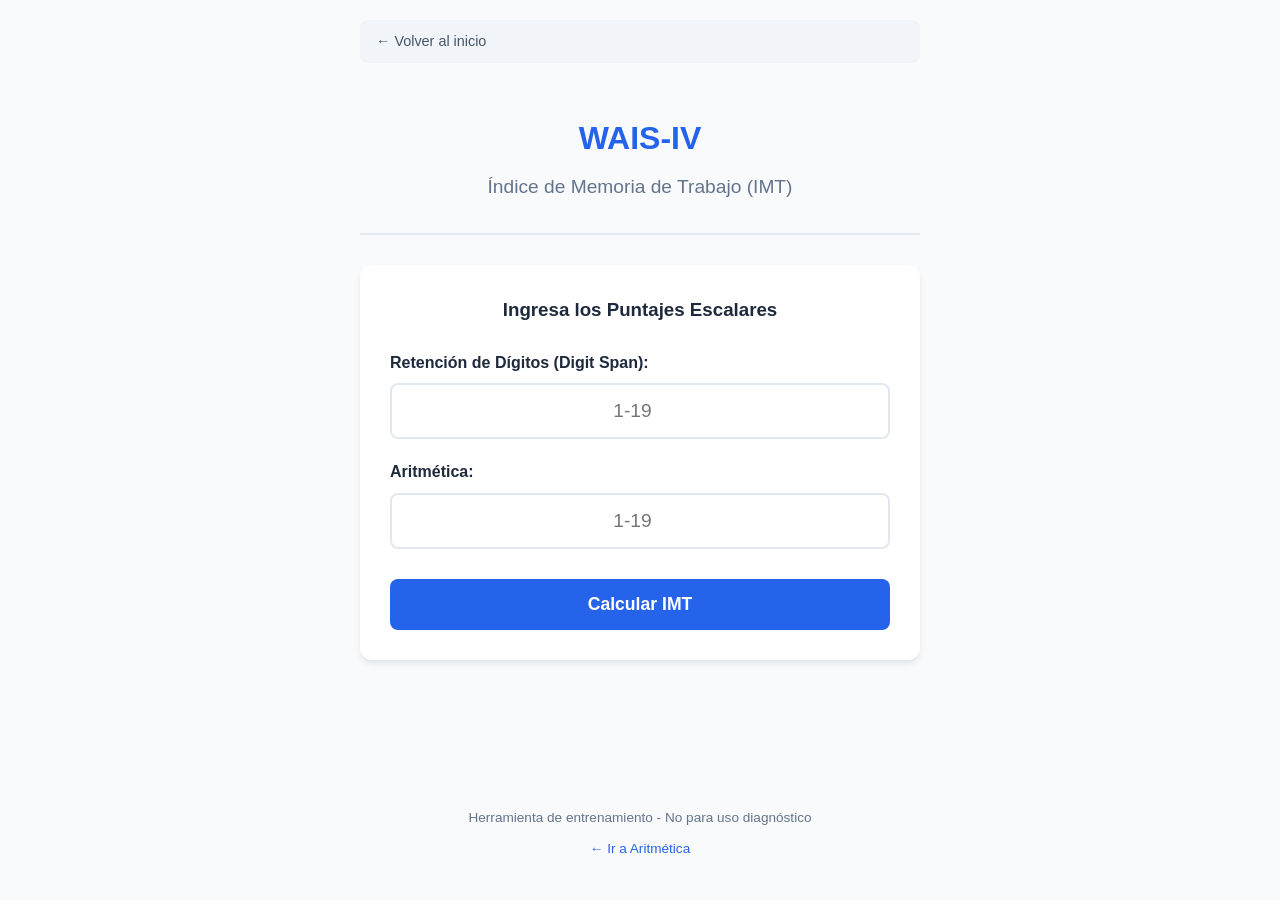
<file: working_memory/index.html>
<!DOCTYPE html>
<html lang="es">
<head>
    <meta charset="UTF-8">
    <meta name="viewport" content="width=device-width, initial-scale=1.0">
    <title>WAIS-IV - Índice de Memoria de Trabajo</title>
    <link rel="stylesheet" href="styles.css">
</head>
<body>
    <div class="container">
        <!-- Back Button -->
        <a href="../index.html" class="back-button">← Volver al inicio</a>
        
        <!-- Header -->
        <header class="header">
            <h1>WAIS-IV</h1>
            <h2>Índice de Memoria de Trabajo (IMT)</h2>
        </header>

        <!-- Formulario de entrada -->
        <main class="main-content">
            <div class="input-section">
                <h3>Ingresa los Puntajes Escalares</h3>
                
                <div class="input-group">
                    <label for="digit-span">Retención de Dígitos (Digit Span):</label>
                    <input type="number" id="digit-span" min="1" max="19" placeholder="1-19">
                </div>
                
                <div class="input-group">
                    <label for="arithmetic">Aritmética:</label>
                    <input type="number" id="arithmetic" min="1" max="19" placeholder="1-19">
                </div>
                
                <button id="btn-calculate" class="btn btn-primary">
                    Calcular IMT
                </button>
            </div>

            <!-- Resultados -->
            <div id="results-section" class="results-section hidden">
                <h3>Resultados</h3>
                
                <div class="result-card">
                    <div class="result-item">
                        <span class="result-label">Suma de Puntajes Escalares:</span>
                        <span id="sum-score" class="result-value">--</span>
                    </div>
                    
                    <div class="result-item highlight">
                        <span class="result-label">IMT (Puntaje Compuesto):</span>
                        <span id="imt-score" class="result-value large">--</span>
                    </div>
                    
                    <div class="result-item">
                        <span class="result-label">Rango Percentil:</span>
                        <span id="percentile" class="result-value">--</span>
                    </div>
                    
                    <div class="result-item">
                        <span class="result-label">Clasificación:</span>
                        <span id="classification" class="result-value classification">--</span>
                    </div>
                </div>
            </div>
        </main>

        <!-- Footer -->
        <footer class="footer">
            <p>Herramienta de entrenamiento - No para uso diagnóstico</p>
            <a href="../arithmetic/index.html">← Ir a Aritmética</a>
        </footer>
    </div>

    <script src="app.js"></script>
</body>
</html>
</file>
<file: analogies/styles.css>
/* ============================================
   WAIS-V Analogías - Estilos
   ============================================ */

/* === Back Button === */
.back-button {
    display: inline-flex;
    align-items: center;
    gap: 8px;
    padding: 10px 16px;
    background: #f1f5f9;
    color: #475569;
    text-decoration: none;
    border-radius: 8px;
    font-size: 0.9rem;
    font-weight: 500;
    transition: all 0.2s ease;
    margin-bottom: 20px;
}

.back-button:hover {
    background: #e2e8f0;
    color: #1e293b;
    transform: translateX(-3px);
}

/* === Variables CSS === */
:root {
    /* Colores principales */
    --color-primary: #2563eb;
    --color-primary-dark: #1d4ed8;
    --color-primary-light: #3b82f6;
    --color-success: #10b981;
    --color-warning: #f59e0b;
    --color-error: #ef4444;
    --color-info: #06b6d4;
    
    /* Colores neutros */
    --color-bg: #f8fafc;
    --color-surface: #ffffff;
    --color-text: #1e293b;
    --color-text-secondary: #64748b;
    --color-border: #e2e8f0;
    
    /* Sombras */
    --shadow-sm: 0 1px 2px 0 rgb(0 0 0 / 0.05);
    --shadow-md: 0 4px 6px -1px rgb(0 0 0 / 0.1), 0 2px 4px -2px rgb(0 0 0 / 0.1);
    --shadow-lg: 0 10px 15px -3px rgb(0 0 0 / 0.1), 0 4px 6px -4px rgb(0 0 0 / 0.1);
    --shadow-xl: 0 20px 25px -5px rgb(0 0 0 / 0.1), 0 8px 10px -6px rgb(0 0 0 / 0.1);
    
    /* Espaciado */
    --spacing-xs: 0.25rem;
    --spacing-sm: 0.5rem;
    --spacing-md: 1rem;
    --spacing-lg: 1.5rem;
    --spacing-xl: 2rem;
    --spacing-2xl: 3rem;
    
    /* Bordes */
    --radius-sm: 0.375rem;
    --radius-md: 0.5rem;
    --radius-lg: 0.75rem;
    --radius-xl: 1rem;
    --radius-full: 9999px;
    
    /* Transiciones */
    --transition-fast: 150ms ease;
    --transition-normal: 250ms ease;
    --transition-slow: 350ms ease;
}

/* === Reset y Base === */
*,
*::before,
*::after {
    box-sizing: border-box;
    margin: 0;
    padding: 0;
}

html {
    font-size: 16px;
    scroll-behavior: smooth;
}

body {
    font-family: 'Inter', -apple-system, BlinkMacSystemFont, 'Segoe UI', Roboto, sans-serif;
    background-color: var(--color-bg);
    color: var(--color-text);
    line-height: 1.6;
    min-height: 100vh;
}

/* === Container === */
.container {
    max-width: 800px;
    margin: 0 auto;
    padding: var(--spacing-lg);
    min-height: 100vh;
    display: flex;
    flex-direction: column;
    gap: var(--spacing-xl);
}

/* === Header === */
.header {
    text-align: center;
    padding: var(--spacing-xl) 0;
}

.header h1 {
    font-size: 2rem;
    font-weight: 700;
    color: var(--color-primary);
    margin-bottom: var(--spacing-sm);
}

.subtitle {
    color: var(--color-text-secondary);
    font-size: 1.125rem;
}

/* === Config Section === */
.config-section {
    display: flex;
    justify-content: center;
}

.config-card {
    background: var(--color-surface);
    border-radius: var(--radius-xl);
    padding: var(--spacing-xl);
    box-shadow: var(--shadow-lg);
    width: 100%;
    max-width: 500px;
    text-align: center;
}

.config-card h2 {
    font-size: 1.5rem;
    margin-bottom: var(--spacing-md);
}

.config-card p {
    color: var(--color-text-secondary);
    margin-bottom: var(--spacing-lg);
}

.input-group {
    display: flex;
    gap: var(--spacing-sm);
    margin-bottom: var(--spacing-md);
}

.input-group input {
    flex: 1;
    padding: var(--spacing-md);
    border: 2px solid var(--color-border);
    border-radius: var(--radius-md);
    font-size: 1rem;
    transition: border-color var(--transition-fast);
}

.input-group input:focus {
    outline: none;
    border-color: var(--color-primary);
}

.hint {
    font-size: 0.875rem;
    color: var(--color-text-secondary);
}

.hint a {
    color: var(--color-primary);
    text-decoration: none;
}

.hint a:hover {
    text-decoration: underline;
}

.age-input-section {
    margin-top: var(--spacing-xl);
    padding-top: var(--spacing-xl);
    border-top: 1px solid var(--color-border);
}

.age-input-section h3 {
    font-size: 1.25rem;
    margin-bottom: var(--spacing-sm);
}

.age-input-section .input-group input {
    max-width: 150px;
    text-align: center;
}

/* === Test Section === */
.test-section {
    display: flex;
    flex-direction: column;
    gap: var(--spacing-xl);
    flex: 1;
}

/* === Progress Bar === */
.progress-container {
    display: flex;
    align-items: center;
    gap: var(--spacing-md);
}

.progress-bar {
    flex: 1;
    height: 8px;
    background: var(--color-border);
    border-radius: var(--radius-full);
    overflow: hidden;
}

.progress-fill {
    height: 100%;
    background: linear-gradient(90deg, var(--color-primary), var(--color-primary-light));
    border-radius: var(--radius-full);
    width: 0%;
    transition: width var(--transition-slow);
}

.progress-text {
    font-size: 0.875rem;
    color: var(--color-text-secondary);
    white-space: nowrap;
}

/* === Stimulus Card === */
.stimulus-card {
    background: var(--color-surface);
    border-radius: var(--radius-xl);
    box-shadow: var(--shadow-lg);
    overflow: hidden;
}

.stimulus-display {
    padding: var(--spacing-2xl);
    text-align: center;
    min-height: 200px;
    display: flex;
    flex-direction: column;
    justify-content: center;
    align-items: center;
}

.instruction-text {
    color: var(--color-text-secondary);
    font-size: 1.125rem;
}

.stimulus-question {
    font-size: 1.75rem;
    font-weight: 600;
    color: var(--color-text);
    line-height: 1.4;
}

.stimulus-words {
    font-size: 2.25rem;
    font-weight: 700;
    color: var(--color-primary);
    margin-top: var(--spacing-md);
    letter-spacing: 0.02em;
}

.item-number {
    font-size: 0.875rem;
    color: var(--color-text-secondary);
    margin-bottom: var(--spacing-md);
    padding: var(--spacing-xs) var(--spacing-md);
    background: var(--color-bg);
    border-radius: var(--radius-full);
    display: inline-block;
}

.practice-badge {
    background: var(--color-warning);
    color: white;
    padding: var(--spacing-xs) var(--spacing-md);
    border-radius: var(--radius-full);
    font-size: 0.875rem;
    font-weight: 600;
    margin-bottom: var(--spacing-md);
}

.learning-badge {
    background: var(--color-info);
    color: white;
    padding: var(--spacing-xs) var(--spacing-md);
    border-radius: var(--radius-full);
    font-size: 0.75rem;
    font-weight: 600;
    margin-left: var(--spacing-sm);
}

/* === Controls === */
.controls {
    display: flex;
    flex-direction: column;
    align-items: center;
    gap: var(--spacing-md);
}

/* === Buttons === */
.btn {
    display: inline-flex;
    align-items: center;
    justify-content: center;
    gap: var(--spacing-sm);
    padding: var(--spacing-md) var(--spacing-xl);
    border: none;
    border-radius: var(--radius-lg);
    font-family: inherit;
    font-size: 1rem;
    font-weight: 600;
    cursor: pointer;
    transition: all var(--transition-fast);
}

.btn:disabled {
    opacity: 0.5;
    cursor: not-allowed;
}

.btn-primary {
    background: var(--color-primary);
    color: white;
}

.btn-primary:hover:not(:disabled) {
    background: var(--color-primary-dark);
    transform: translateY(-1px);
    box-shadow: var(--shadow-md);
}

.btn-secondary {
    background: var(--color-surface);
    color: var(--color-text);
    border: 2px solid var(--color-border);
}

.btn-secondary:hover:not(:disabled) {
    background: var(--color-bg);
    border-color: var(--color-text-secondary);
}

.btn-large {
    padding: var(--spacing-lg) var(--spacing-2xl);
    font-size: 1.125rem;
    border-radius: var(--radius-xl);
}

.btn-record {
    background: linear-gradient(135deg, #ef4444, #dc2626);
    color: white;
    position: relative;
    overflow: hidden;
}

.btn-record:hover:not(:disabled) {
    transform: scale(1.02);
    box-shadow: 0 0 20px rgba(239, 68, 68, 0.4);
}

.btn-record.recording {
    animation: pulse-record 1.5s ease-in-out infinite;
}

@keyframes pulse-record {
    0%, 100% {
        box-shadow: 0 0 0 0 rgba(239, 68, 68, 0.4);
    }
    50% {
        box-shadow: 0 0 0 15px rgba(239, 68, 68, 0);
    }
}

.btn-icon {
    font-size: 1.25em;
}

/* === Recording Indicator === */
.recording-indicator {
    display: flex;
    align-items: center;
    justify-content: center;
    gap: var(--spacing-md);
    padding: var(--spacing-md);
    color: var(--color-error);
    font-weight: 600;
}

.pulse-ring {
    width: 20px;
    height: 20px;
    border-radius: 50%;
    background: var(--color-error);
    animation: pulse-ring 1.5s ease-in-out infinite;
}

@keyframes pulse-ring {
    0% {
        transform: scale(0.8);
        opacity: 1;
    }
    50% {
        transform: scale(1.2);
        opacity: 0.6;
    }
    100% {
        transform: scale(0.8);
        opacity: 1;
    }
}

/* === Response Display === */
.response-display {
    background: var(--color-bg);
    border-radius: var(--radius-lg);
    padding: var(--spacing-lg);
    text-align: center;
}

.response-display h3 {
    font-size: 0.875rem;
    color: var(--color-text-secondary);
    margin-bottom: var(--spacing-sm);
    font-weight: 500;
}

.response-display p {
    font-size: 1.125rem;
    color: var(--color-text);
    font-style: italic;
}

/* === Text Input Fallback === */
.text-input-fallback {
    background: #fef3c7;
    border: 2px solid #f59e0b;
    border-radius: var(--radius-lg);
    padding: var(--spacing-lg);
    text-align: center;
}

.fallback-notice {
    color: #92400e;
    font-size: 0.9375rem;
    margin-bottom: var(--spacing-md);
}

.text-input-group {
    display: flex;
    gap: var(--spacing-sm);
    max-width: 500px;
    margin: 0 auto;
}

.text-input-group input {
    flex: 1;
    padding: var(--spacing-md);
    border: 2px solid var(--color-border);
    border-radius: var(--radius-md);
    font-size: 1rem;
    font-family: inherit;
}

.text-input-group input:focus {
    outline: none;
    border-color: var(--color-primary);
}

/* === Feedback Section === */
.feedback-section {
    background: var(--color-surface);
    border-radius: var(--radius-xl);
    padding: var(--spacing-xl);
    box-shadow: var(--shadow-md);
    text-align: center;
}

.feedback-content {
    margin-bottom: var(--spacing-md);
}

.auto-advance-notice {
    margin-top: var(--spacing-md);
    font-size: 0.875rem;
    color: var(--color-text-secondary);
    font-style: italic;
    animation: fadeInOut 1.5s ease-in-out infinite;
}

@keyframes fadeInOut {
    0%, 100% { opacity: 0.5; }
    50% { opacity: 1; }
}

.score-badge {
    display: inline-flex;
    align-items: center;
    justify-content: center;
    width: 60px;
    height: 60px;
    border-radius: 50%;
    font-size: 1.5rem;
    font-weight: 700;
    margin-bottom: var(--spacing-md);
}

.score-badge.score-0 {
    background: #fee2e2;
    color: var(--color-error);
}

.score-badge.score-1 {
    background: #fef3c7;
    color: var(--color-warning);
}

.score-badge.score-2 {
    background: #d1fae5;
    color: var(--color-success);
}

.feedback-text {
    font-size: 1rem;
    color: var(--color-text);
    line-height: 1.6;
}

.feedback-correct {
    margin-top: var(--spacing-md);
    padding: var(--spacing-md);
    background: var(--color-bg);
    border-radius: var(--radius-md);
    font-size: 0.9375rem;
    color: var(--color-text-secondary);
}

.feedback-correct strong {
    color: var(--color-success);
}

/* === Probe Question Style === */
.probe-question {
    background: linear-gradient(135deg, #fef3c7, #fde68a);
    border: 2px solid var(--color-warning);
    border-radius: var(--radius-lg);
    padding: var(--spacing-lg);
    margin: var(--spacing-md) 0;
}

.probe-question p {
    color: #92400e;
    font-weight: 500;
}

/* === Results Section === */
.results-section {
    display: flex;
    justify-content: center;
}

.results-card {
    background: var(--color-surface);
    border-radius: var(--radius-xl);
    padding: var(--spacing-2xl);
    box-shadow: var(--shadow-xl);
    width: 100%;
    text-align: center;
}

.results-card h2 {
    font-size: 1.75rem;
    margin-bottom: var(--spacing-xl);
}

.score-display {
    margin-bottom: var(--spacing-xl);
    display: flex;
    flex-wrap: wrap;
    justify-content: center;
    gap: var(--spacing-xl);
}

.score-item {
    display: flex;
    flex-direction: column;
    align-items: center;
    gap: var(--spacing-xs);
    padding: var(--spacing-lg);
    background: var(--color-bg);
    border-radius: var(--radius-lg);
    min-width: 150px;
}

.score-item.highlight {
    background: linear-gradient(135deg, #dbeafe, #eff6ff);
    border: 2px solid var(--color-primary);
}

.score-label {
    font-size: 0.875rem;
    color: var(--color-text-secondary);
    font-weight: 500;
}

.score-value {
    font-size: 2.5rem;
    font-weight: 700;
    color: var(--color-primary);
}

.score-value.scaled {
    font-size: 3rem;
    color: var(--color-success);
}

.score-max {
    font-size: 0.875rem;
    color: var(--color-text-secondary);
}

.age-group-label {
    color: var(--color-text-secondary);
    font-size: 0.9375rem;
    margin-bottom: var(--spacing-lg);
}

.items-breakdown {
    display: grid;
    grid-template-columns: repeat(auto-fill, minmax(80px, 1fr));
    gap: var(--spacing-sm);
    margin-bottom: var(--spacing-xl);
    padding: var(--spacing-lg);
    background: var(--color-bg);
    border-radius: var(--radius-lg);
}

.item-score {
    display: flex;
    flex-direction: column;
    align-items: center;
    padding: var(--spacing-sm);
    border-radius: var(--radius-md);
    background: var(--color-surface);
}

.item-score .item-num {
    font-size: 0.75rem;
    color: var(--color-text-secondary);
}

.item-score .item-pts {
    font-size: 1.25rem;
    font-weight: 700;
}

.item-score.pts-0 .item-pts {
    color: var(--color-error);
}

.item-score.pts-1 .item-pts {
    color: var(--color-warning);
}

.item-score.pts-2 .item-pts {
    color: var(--color-success);
}

/* Ítems automáticos (dados por puntaje perfecto en práctica) */
.item-score.automatic {
    opacity: 0.85;
    background: linear-gradient(135deg, #f0f9ff 0%, #e0f2fe 100%);
    border: 1px dashed var(--color-info);
}

.auto-badge {
    font-size: 0.7rem;
    color: var(--color-info);
    font-weight: 500;
}

/* === Status Message === */
.status-message {
    position: fixed;
    bottom: var(--spacing-xl);
    left: 50%;
    transform: translateX(-50%);
    padding: var(--spacing-md) var(--spacing-xl);
    border-radius: var(--radius-lg);
    font-weight: 500;
    box-shadow: var(--shadow-lg);
    z-index: 1000;
    animation: slideUp 0.3s ease;
}

@keyframes slideUp {
    from {
        opacity: 0;
        transform: translateX(-50%) translateY(20px);
    }
    to {
        opacity: 1;
        transform: translateX(-50%) translateY(0);
    }
}

.status-message.success {
    background: var(--color-success);
    color: white;
}

.status-message.error {
    background: var(--color-error);
    color: white;
}

.status-message.info {
    background: var(--color-info);
    color: white;
}

/* === Utility Classes === */
.hidden {
    display: none !important;
}

/* === Responsive === */
@media (max-width: 640px) {
    .container {
        padding: var(--spacing-md);
    }
    
    .header h1 {
        font-size: 1.5rem;
    }
    
    .stimulus-question {
        font-size: 1.25rem;
    }
    
    .stimulus-words {
        font-size: 1.75rem;
    }
    
    .btn-large {
        padding: var(--spacing-md) var(--spacing-xl);
        font-size: 1rem;
    }
    
    .input-group {
        flex-direction: column;
    }
    
    .items-breakdown {
        grid-template-columns: repeat(auto-fill, minmax(60px, 1fr));
    }
}

/* === Loading Spinner === */
.loading-spinner {
    display: inline-block;
    width: 20px;
    height: 20px;
    border: 3px solid rgba(255, 255, 255, 0.3);
    border-radius: 50%;
    border-top-color: white;
    animation: spin 1s ease-in-out infinite;
}

@keyframes spin {
    to {
        transform: rotate(360deg);
    }
}

/* === Evaluating State === */
.evaluating-state {
    display: flex;
    flex-direction: column;
    align-items: center;
    gap: var(--spacing-md);
    padding: var(--spacing-xl);
}

.evaluating-state .loading-spinner {
    width: 40px;
    height: 40px;
    border-color: var(--color-primary-light);
    border-top-color: var(--color-primary);
}

.evaluating-state p {
    color: var(--color-text-secondary);
    font-size: 1rem;
}
</file>
<file: arithmetic/styles.css>
/* ===========================================
   WAIS-V Arithmetic Training - Styles
   =========================================== */

/* Back Button */
.back-button {
    display: inline-flex;
    align-items: center;
    gap: 8px;
    padding: 10px 16px;
    background: #f1f5f9;
    color: #475569;
    text-decoration: none;
    border-radius: 8px;
    font-size: 0.9rem;
    font-weight: 500;
    transition: all 0.2s ease;
    margin-bottom: 20px;
}

.back-button:hover {
    background: #e2e8f0;
    color: #1e293b;
    transform: translateX(-3px);
}

/* Variables CSS */
:root {
    --primary-color: #2563eb;
    --primary-hover: #1d4ed8;
    --secondary-color: #64748b;
    --success-color: #22c55e;
    --error-color: #ef4444;
    --warning-color: #f59e0b;
    --background: #f8fafc;
    --surface: #ffffff;
    --text-primary: #1e293b;
    --text-secondary: #64748b;
    --border-color: #e2e8f0;
    --shadow: 0 4px 6px -1px rgba(0, 0, 0, 0.1);
    --radius: 12px;
}

/* Reset y Base */
* {
    margin: 0;
    padding: 0;
    box-sizing: border-box;
}

body {
    font-family: 'Segoe UI', Tahoma, Geneva, Verdana, sans-serif;
    background: var(--background);
    color: var(--text-primary);
    min-height: 100vh;
    line-height: 1.6;
}

/* Contenedor Principal */
.container {
    max-width: 800px;
    margin: 0 auto;
    padding: 20px;
    min-height: 100vh;
    display: flex;
    flex-direction: column;
}

/* Header */
.header {
    text-align: center;
    padding: 30px 0;
    border-bottom: 2px solid var(--border-color);
    margin-bottom: 30px;
}

.header h1 {
    font-size: 2rem;
    color: var(--primary-color);
    margin-bottom: 8px;
}

.header h2 {
    font-size: 1.2rem;
    color: var(--text-secondary);
    font-weight: 400;
}

/* Panel de Estado */
.status-panel {
    display: grid;
    grid-template-columns: repeat(auto-fit, minmax(150px, 1fr));
    gap: 15px;
    background: var(--surface);
    padding: 20px;
    border-radius: var(--radius);
    box-shadow: var(--shadow);
    margin-bottom: 30px;
}

.status-item {
    text-align: center;
    padding: 15px;
    background: var(--background);
    border-radius: 8px;
}

.status-item .label {
    display: block;
    font-size: 0.85rem;
    color: var(--text-secondary);
    margin-bottom: 5px;
}

.status-item .value {
    display: block;
    font-size: 1.5rem;
    font-weight: 700;
    color: var(--text-primary);
}

.status-item .timer {
    color: var(--primary-color);
    font-family: 'Courier New', monospace;
}

.status-item .timer.warning {
    color: var(--warning-color);
}

.status-item .timer.danger {
    color: var(--error-color);
    animation: pulse 0.5s ease-in-out infinite;
}

@keyframes pulse {
    0%, 100% { opacity: 1; }
    50% { opacity: 0.5; }
}

/* Área Principal */
.main-area {
    flex: 1;
    display: flex;
    flex-direction: column;
}

/* Pantallas */
.screen {
    display: none;
    background: var(--surface);
    padding: 40px;
    border-radius: var(--radius);
    box-shadow: var(--shadow);
    flex: 1;
}

.screen.active {
    display: flex;
    flex-direction: column;
    align-items: center;
    justify-content: center;
}

.screen h3 {
    font-size: 1.5rem;
    margin-bottom: 20px;
    color: var(--text-primary);
}

.screen p {
    color: var(--text-secondary);
    margin-bottom: 20px;
    text-align: center;
}

.screen ul {
    list-style: none;
    margin-bottom: 30px;
}

.screen ul li {
    padding: 10px 0;
    border-bottom: 1px solid var(--border-color);
    color: var(--text-secondary);
}

.screen ul li:last-child {
    border-bottom: none;
}

/* Botones */
.btn {
    padding: 15px 30px;
    font-size: 1.1rem;
    font-weight: 600;
    border: none;
    border-radius: 8px;
    cursor: pointer;
    transition: all 0.2s ease;
    display: inline-flex;
    align-items: center;
    gap: 8px;
}

.btn:disabled {
    opacity: 0.5;
    cursor: not-allowed;
}

.btn-primary {
    background: var(--primary-color);
    color: white;
}

.btn-primary:hover:not(:disabled) {
    background: var(--primary-hover);
    transform: translateY(-2px);
}

.btn-secondary {
    background: var(--secondary-color);
    color: white;
}

.btn-secondary:hover:not(:disabled) {
    background: #475569;
}

.btn-mic {
    background: var(--success-color);
    color: white;
    width: 70px;
    height: 70px;
    border-radius: 50%;
    font-size: 0.5rem;
    padding: 0;
    justify-content: center;
}

.btn-mic:hover:not(:disabled) {
    background: #16a34a;
    transform: scale(1.05);
}

.btn-mic.listening {
    background: var(--error-color);
    animation: pulseMic 1s ease-in-out infinite;
}

@keyframes pulseMic {
    0%, 100% { transform: scale(1); }
    50% { transform: scale(1.1); }
}

/* Pantalla de Evaluación */
.evaluation-status {
    margin-bottom: 40px;
    width: 100%;
    text-align: center;
}

.status-indicator {
    display: inline-flex;
    align-items: center;
    gap: 10px;
    padding: 15px 30px;
    border-radius: 30px;
    background: var(--background);
    font-weight: 600;
}

.status-indicator.speaking {
    background: #dbeafe;
    color: var(--primary-color);
}

.status-indicator.listening {
    background: #dcfce7;
    color: var(--success-color);
}

.status-indicator.waiting {
    background: #fef3c7;
    color: var(--warning-color);
}

.status-indicator.timeout {
    background: #fee2e2;
    color: var(--error-color);
}

/* Área de Respuesta */
.response-area {
    margin-bottom: 30px;
    text-align: center;
    width: 100%;
}

.response-label {
    font-size: 0.9rem;
    color: var(--text-secondary);
    margin-bottom: 10px;
}

.captured-response {
    font-size: 3rem;
    font-weight: 700;
    color: var(--primary-color);
    padding: 20px;
    background: var(--background);
    border-radius: var(--radius);
    min-height: 100px;
    display: flex;
    align-items: center;
    justify-content: center;
}

/* Controles */
.controls {
    display: flex;
    gap: 20px;
    align-items: center;
    justify-content: center;
    margin-bottom: 30px;
}

/* Feedback */
.feedback {
    padding: 15px 25px;
    border-radius: 8px;
    font-weight: 600;
    text-align: center;
    width: 100%;
    max-width: 400px;
}

.feedback.hidden {
    display: none;
}

.feedback.correct {
    background: #dcfce7;
    color: #166534;
}

.feedback.incorrect {
    background: #fee2e2;
    color: #991b1b;
}

.feedback.timeout {
    background: #fef3c7;
    color: #92400e;
}

/* Pantalla de Resultados */
.results-container {
    width: 100%;
    margin-bottom: 30px;
}

.result-item {
    display: flex;
    justify-content: space-between;
    align-items: center;
    padding: 20px;
    background: var(--background);
    border-radius: 8px;
    margin-bottom: 10px;
}

.result-label {
    color: var(--text-secondary);
}

.result-value {
    font-size: 1.5rem;
    font-weight: 700;
    color: var(--primary-color);
}

.item-log {
    width: 100%;
    max-height: 200px;
    overflow-y: auto;
    margin-bottom: 20px;
    padding: 15px;
    background: var(--background);
    border-radius: 8px;
}

.item-log-entry {
    display: flex;
    justify-content: space-between;
    padding: 8px 0;
    border-bottom: 1px solid var(--border-color);
    font-size: 0.9rem;
}

.item-log-entry:last-child {
    border-bottom: none;
}

.item-log-entry.correct {
    color: var(--success-color);
}

.item-log-entry.incorrect {
    color: var(--error-color);
}

/* Input de Edad */
.age-input-container {
    display: flex;
    flex-direction: column;
    align-items: center;
    gap: 10px;
    margin-bottom: 25px;
    padding: 20px;
    background: var(--background);
    border-radius: 8px;
    width: 100%;
    max-width: 250px;
}

.age-input-container label {
    font-weight: 600;
    color: var(--text-primary);
}

.age-input {
    width: 100px;
    padding: 12px 15px;
    font-size: 1.2rem;
    text-align: center;
    border: 2px solid var(--border-color);
    border-radius: 8px;
    transition: border-color 0.2s ease;
}

.age-input:focus {
    outline: none;
    border-color: var(--primary-color);
}

/* Resultado Destacado (Scaled Score) */
.result-item-highlight {
    background: linear-gradient(135deg, #dbeafe 0%, #e0e7ff 100%);
    border: 2px solid var(--primary-color);
}

.result-value.scaled {
    color: var(--primary-color);
    font-size: 2rem;
}

/* Footer */
.footer {
    text-align: center;
    padding: 20px;
    color: var(--text-secondary);
    font-size: 0.85rem;
    margin-top: 30px;
}

/* Responsive */
@media (max-width: 600px) {
    .container {
        padding: 10px;
    }

    .screen {
        padding: 20px;
    }

    .header h1 {
        font-size: 1.5rem;
    }

    .captured-response {
        font-size: 2rem;
    }

    .controls {
        flex-direction: column;
    }

    .status-panel {
        grid-template-columns: repeat(2, 1fr);
    }
}
</file>
<file: digit_span/styles.css>
/* =====================================================
   WAIS-V Digit Span Training - Estilos
   ===================================================== */

/* Back Button */
.back-button {
    display: inline-flex;
    align-items: center;
    gap: 8px;
    padding: 10px 16px;
    background: #f1f5f9;
    color: #475569;
    text-decoration: none;
    border-radius: 8px;
    font-size: 0.9rem;
    font-weight: 500;
    transition: all 0.2s ease;
    margin-bottom: 20px;
}

.back-button:hover {
    background: #e2e8f0;
    color: #1e293b;
    transform: translateX(-3px);
}

/* Reset y Base */
* {
    margin: 0;
    padding: 0;
    box-sizing: border-box;
}

:root {
    --primary-color: #2563eb;
    --primary-hover: #1d4ed8;
    --secondary-color: #64748b;
    --success-color: #22c55e;
    --danger-color: #ef4444;
    --warning-color: #f59e0b;
    --bg-color: #f8fafc;
    --card-bg: #ffffff;
    --text-primary: #1e293b;
    --text-secondary: #64748b;
    --border-color: #e2e8f0;
    --shadow: 0 4px 6px -1px rgb(0 0 0 / 0.1);
    --radius: 12px;
}

body {
    font-family: 'Segoe UI', Tahoma, Geneva, Verdana, sans-serif;
    background-color: var(--bg-color);
    color: var(--text-primary);
    min-height: 100vh;
    line-height: 1.6;
}

.container {
    max-width: 800px;
    margin: 0 auto;
    padding: 2rem 1rem;
}

/* Header */
header {
    text-align: center;
    margin-bottom: 2rem;
}

header h1 {
    font-size: 2rem;
    color: var(--primary-color);
    margin-bottom: 0.5rem;
}

.subtitle {
    color: var(--text-secondary);
    font-size: 1rem;
}

/* Panel de Estado */
.status-panel {
    display: flex;
    justify-content: center;
    gap: 2rem;
    background: var(--card-bg);
    padding: 1rem 2rem;
    border-radius: var(--radius);
    box-shadow: var(--shadow);
    margin-bottom: 1.5rem;
    flex-wrap: wrap;
}

.status-item {
    display: flex;
    flex-direction: column;
    align-items: center;
    gap: 0.25rem;
}

.status-item .label {
    font-size: 0.875rem;
    color: var(--text-secondary);
    text-transform: uppercase;
    letter-spacing: 0.05em;
}

.status-item span:last-child {
    font-size: 1.25rem;
    font-weight: 600;
    color: var(--text-primary);
}

/* Área de Instrucciones */
.instructions-area {
    background: linear-gradient(135deg, #eff6ff 0%, #dbeafe 100%);
    border: 1px solid #bfdbfe;
    border-radius: var(--radius);
    padding: 1.5rem;
    margin-bottom: 1.5rem;
}

.instructions-text {
    text-align: center;
    font-size: 1.1rem;
    color: var(--text-primary);
    line-height: 1.8;
}

/* Área de Feedback */
.feedback-area {
    background: var(--card-bg);
    border-radius: var(--radius);
    box-shadow: var(--shadow);
    padding: 2rem;
    margin-bottom: 1.5rem;
    text-align: center;
}

.digit-display {
    font-size: 4rem;
    font-weight: 700;
    color: var(--primary-color);
    font-family: 'Courier New', monospace;
    letter-spacing: 0.5rem;
    margin-bottom: 1rem;
    min-height: 5rem;
    display: flex;
    align-items: center;
    justify-content: center;
}

.digit-display.speaking {
    animation: pulse 0.5s ease-in-out infinite;
}

@keyframes pulse {
    0%, 100% { transform: scale(1); }
    50% { transform: scale(1.05); }
}

.user-response {
    font-size: 1.25rem;
    color: var(--text-secondary);
    margin-bottom: 0.5rem;
}

.feedback-message {
    font-size: 1.1rem;
    font-weight: 600;
    min-height: 1.5rem;
    padding: 0.5rem;
    border-radius: 8px;
}

.feedback-message.correct {
    color: var(--success-color);
    background: #dcfce7;
}

.feedback-message.incorrect {
    color: var(--danger-color);
    background: #fee2e2;
}

.feedback-message.info {
    color: var(--primary-color);
    background: #dbeafe;
}

/* Controles */
.controls {
    display: flex;
    justify-content: center;
    gap: 1rem;
    margin-bottom: 1.5rem;
    flex-wrap: wrap;
}

.btn {
    display: inline-flex;
    align-items: center;
    gap: 0.5rem;
    padding: 0.875rem 1.5rem;
    font-size: 1rem;
    font-weight: 600;
    border: none;
    border-radius: 8px;
    cursor: pointer;
    transition: all 0.2s ease;
}

.btn:disabled {
    opacity: 0.5;
    cursor: not-allowed;
}

.btn-primary {
    background: var(--primary-color);
    color: white;
}

.btn-primary:hover:not(:disabled) {
    background: var(--primary-hover);
    transform: translateY(-2px);
}

.btn-secondary {
    background: var(--secondary-color);
    color: white;
}

.btn-secondary:hover:not(:disabled) {
    background: #475569;
    transform: translateY(-2px);
}

.btn-danger {
    background: var(--danger-color);
    color: white;
}

.btn-danger:hover:not(:disabled) {
    background: #dc2626;
    transform: translateY(-2px);
}

.btn .icon {
    font-size: 1.1rem;
}

/* Indicador de Micrófono */
.mic-status {
    display: flex;
    align-items: center;
    justify-content: center;
    gap: 0.5rem;
    padding: 0.75rem;
    background: var(--card-bg);
    border-radius: 8px;
    margin-bottom: 1.5rem;
}

.mic-indicator {
    width: 12px;
    height: 12px;
    border-radius: 50%;
    background: var(--secondary-color);
    transition: background 0.3s ease;
}

.mic-status.listening .mic-indicator {
    background: var(--success-color);
    animation: blink 0.8s ease-in-out infinite;
}

@keyframes blink {
    0%, 100% { opacity: 1; }
    50% { opacity: 0.4; }
}

.mic-status.listening span {
    color: var(--success-color);
    font-weight: 600;
}

/* Panel de Puntuación */
.score-panel {
    background: var(--card-bg);
    border-radius: var(--radius);
    box-shadow: var(--shadow);
    padding: 1.5rem;
    margin-bottom: 1.5rem;
}

.score-panel h3 {
    text-align: center;
    margin-bottom: 1rem;
    color: var(--text-primary);
}

.score-grid {
    display: grid;
    grid-template-columns: repeat(auto-fit, minmax(150px, 1fr));
    gap: 1rem;
}

.score-item {
    display: flex;
    flex-direction: column;
    align-items: center;
    padding: 1rem;
    background: var(--bg-color);
    border-radius: 8px;
}

.score-item.total {
    background: linear-gradient(135deg, #eff6ff 0%, #dbeafe 100%);
    border: 2px solid var(--primary-color);
}

.score-label {
    font-size: 0.875rem;
    color: var(--text-secondary);
    margin-bottom: 0.25rem;
}

.score-value {
    font-size: 1.5rem;
    font-weight: 700;
    color: var(--primary-color);
}

/* Formulario de Edad */
.age-form {
    background: var(--card-bg);
    border-radius: var(--radius);
    box-shadow: var(--shadow);
    padding: 2rem;
    margin-bottom: 1.5rem;
    text-align: center;
}

.age-form h3 {
    color: var(--primary-color);
    margin-bottom: 0.5rem;
}

.age-form p {
    color: var(--text-secondary);
    margin-bottom: 1.5rem;
}

.age-input-group {
    display: flex;
    align-items: center;
    justify-content: center;
    gap: 1rem;
    margin-bottom: 1.5rem;
}

.age-input-group label {
    font-weight: 600;
    color: var(--text-primary);
}

.age-input-group input {
    width: 100px;
    padding: 0.75rem 1rem;
    font-size: 1.25rem;
    text-align: center;
    border: 2px solid var(--border-color);
    border-radius: 8px;
    transition: border-color 0.2s;
}

.age-input-group input:focus {
    outline: none;
    border-color: var(--primary-color);
}

/* Scaled Score Section */
.scaled-score-section {
    margin-top: 1.5rem;
    padding-top: 1.5rem;
    border-top: 2px solid var(--border-color);
}

.scaled-score-section h3 {
    text-align: center;
    margin-bottom: 1rem;
    color: var(--primary-color);
}

.scaled-score-display {
    display: flex;
    justify-content: center;
    align-items: center;
    gap: 1rem;
    padding: 0.75rem;
    margin-bottom: 0.5rem;
}

.scaled-score-display.highlight {
    background: linear-gradient(135deg, #dcfce7 0%, #bbf7d0 100%);
    border-radius: 8px;
    padding: 1rem;
}

.scaled-label {
    font-weight: 600;
    color: var(--text-primary);
}

.scaled-value {
    font-weight: 700;
    color: var(--primary-color);
}

.scaled-value.large {
    font-size: 2.5rem;
    color: var(--success-color);
}

.scaled-note {
    text-align: center;
    font-size: 0.875rem;
    color: var(--text-secondary);
    margin-top: 1rem;
    font-style: italic;
}

/* Panel de Debug */
.debug-panel {
    background: #1e293b;
    color: #94a3b8;
    border-radius: 8px;
    padding: 0.75rem 1rem;
    font-family: monospace;
    font-size: 0.875rem;
}

.debug-panel summary {
    cursor: pointer;
    user-select: none;
}

.debug-log {
    max-height: 200px;
    overflow-y: auto;
    margin-top: 0.5rem;
    padding-top: 0.5rem;
    border-top: 1px solid #334155;
}

.debug-log p {
    margin: 0.25rem 0;
    padding: 0.25rem 0;
    border-bottom: 1px solid #334155;
}

.debug-log .timestamp {
    color: #64748b;
}

.debug-log .success {
    color: #4ade80;
}

.debug-log .error {
    color: #f87171;
}

/* Responsive */
@media (max-width: 600px) {
    .container {
        padding: 1rem;
    }

    header h1 {
        font-size: 1.5rem;
    }

    .digit-display {
        font-size: 3rem;
    }

    .status-panel {
        gap: 1rem;
        padding: 1rem;
    }

    .controls {
        flex-direction: column;
    }

    .btn {
        width: 100%;
        justify-content: center;
    }
}
</file>
<file: icv/styles.css>
/**
 * ============================================
 * WAIS-V ICV - Estilos
 * ============================================
 * 
 * Tema: Azul índigo para Comprensión Verbal
 */

/* ============================================
   VARIABLES Y RESET
   ============================================ */

:root {
    --color-primary: #6366f1;
    --color-primary-dark: #4f46e5;
    --color-primary-light: #818cf8;
    --color-secondary: #a5b4fc;
    --color-background: #0f172a;
    --color-surface: #1e293b;
    --color-surface-light: #334155;
    --color-text-primary: #f8fafc;
    --color-text-secondary: #94a3b8;
    --color-success: #22c55e;
    --color-error: #ef4444;
    --color-warning: #f59e0b;
    --color-info: #3b82f6;
    --border-radius: 12px;
    --border-radius-lg: 16px;
    --shadow-sm: 0 1px 2px rgba(0, 0, 0, 0.2);
    --shadow-md: 0 4px 6px rgba(0, 0, 0, 0.3);
    --shadow-lg: 0 10px 15px rgba(0, 0, 0, 0.4);
    --transition-fast: 150ms ease;
    --transition-normal: 250ms ease;
}

* {
    margin: 0;
    padding: 0;
    box-sizing: border-box;
}

body {
    font-family: 'Inter', -apple-system, BlinkMacSystemFont, 'Segoe UI', Roboto, sans-serif;
    background: var(--color-background);
    color: var(--color-text-primary);
    min-height: 100vh;
    line-height: 1.6;
}

/* ============================================
   LAYOUT
   ============================================ */

.container {
    max-width: 900px;
    margin: 0 auto;
    padding: 20px;
    min-height: 100vh;
}

.hidden {
    display: none !important;
}

/* ============================================
   BOTÓN VOLVER
   ============================================ */

.back-button {
    display: inline-flex;
    align-items: center;
    gap: 8px;
    padding: 10px 16px;
    background: var(--color-surface);
    color: var(--color-text-secondary);
    text-decoration: none;
    border-radius: var(--border-radius);
    font-size: 0.9rem;
    font-weight: 500;
    transition: all var(--transition-normal);
    margin-bottom: 20px;
    border: 1px solid var(--color-surface-light);
}

.back-button:hover {
    background: var(--color-surface-light);
    color: var(--color-text-primary);
    transform: translateX(-4px);
}

.back-icon {
    font-size: 1.2rem;
    transition: transform var(--transition-normal);
}

.back-button:hover .back-icon {
    transform: translateX(-4px);
}

/* ============================================
   HEADER
   ============================================ */

.header {
    text-align: center;
    margin-bottom: 30px;
}

.header h1 {
    font-size: 2.5rem;
    font-weight: 700;
    background: linear-gradient(135deg, var(--color-primary-light), var(--color-primary));
    -webkit-background-clip: text;
    -webkit-text-fill-color: transparent;
    background-clip: text;
    margin-bottom: 8px;
}

.header p {
    color: var(--color-text-secondary);
    font-size: 1.1rem;
}

/* ============================================
   INPUT SECTION
   ============================================ */

.input-section {
    display: flex;
    justify-content: center;
    margin-bottom: 30px;
}

.input-card {
    background: var(--color-surface);
    border-radius: var(--border-radius-lg);
    padding: 30px;
    width: 100%;
    box-shadow: var(--shadow-lg);
}

.input-card h2 {
    font-size: 1.5rem;
    margin-bottom: 8px;
    text-align: center;
}

.input-description {
    color: var(--color-text-secondary);
    text-align: center;
    margin-bottom: 24px;
    font-size: 0.95rem;
}

.scores-grid {
    display: grid;
    grid-template-columns: repeat(3, 1fr);
    gap: 20px;
    margin-bottom: 24px;
}

.score-input-group {
    display: flex;
    flex-direction: column;
    align-items: center;
    gap: 10px;
}

.score-input-group label {
    display: flex;
    flex-direction: column;
    align-items: center;
    gap: 6px;
    font-size: 1rem;
    font-weight: 500;
    color: var(--color-text-primary);
}

.subtest-icon {
    display: flex;
    align-items: center;
    justify-content: center;
    width: 50px;
    height: 50px;
    border-radius: 50%;
    font-size: 1.5rem;
}

.subtest-icon.analogies {
    background: linear-gradient(135deg, #f59e0b 0%, #d97706 100%);
}

.subtest-icon.vocabulary {
    background: linear-gradient(135deg, #ec4899 0%, #db2777 100%);
}

.subtest-icon.information {
    background: linear-gradient(135deg, #059669 0%, #047857 100%);
}

.score-input-group input {
    width: 80px;
    padding: 12px;
    background: var(--color-surface-light);
    border: 2px solid transparent;
    border-radius: var(--border-radius);
    color: var(--color-text-primary);
    font-size: 1.3rem;
    font-weight: 600;
    text-align: center;
    transition: border-color var(--transition-fast);
}

.score-input-group input:focus {
    outline: none;
    border-color: var(--color-primary);
}

.score-input-group input::placeholder {
    color: var(--color-text-secondary);
    opacity: 0.6;
    font-size: 0.9rem;
}

.score-range {
    font-size: 0.8rem;
    color: var(--color-text-secondary);
}

/* ============================================
   BOTONES
   ============================================ */

.btn {
    display: inline-flex;
    align-items: center;
    justify-content: center;
    gap: 8px;
    padding: 16px 32px;
    border: none;
    border-radius: var(--border-radius);
    font-size: 1.1rem;
    font-weight: 600;
    cursor: pointer;
    transition: all var(--transition-normal);
    width: 100%;
}

.btn:disabled {
    opacity: 0.5;
    cursor: not-allowed;
}

.btn-primary {
    background: linear-gradient(135deg, var(--color-primary-light), var(--color-primary));
    color: white;
}

.btn-primary:hover:not(:disabled) {
    transform: translateY(-2px);
    box-shadow: 0 4px 12px rgba(99, 102, 241, 0.4);
}

.btn-secondary {
    background: var(--color-surface-light);
    color: var(--color-text-primary);
    margin-top: 20px;
}

.btn-secondary:hover:not(:disabled) {
    background: #475569;
}

/* ============================================
   RESULTS SECTION
   ============================================ */

.results-section {
    animation: fadeIn 0.5s ease;
}

@keyframes fadeIn {
    from {
        opacity: 0;
        transform: translateY(20px);
    }
    to {
        opacity: 1;
        transform: translateY(0);
    }
}

.results-card {
    background: var(--color-surface);
    border-radius: var(--border-radius-lg);
    padding: 30px;
    box-shadow: var(--shadow-lg);
}

.results-card h2 {
    font-size: 1.8rem;
    text-align: center;
    margin-bottom: 24px;
    background: linear-gradient(135deg, var(--color-primary-light), var(--color-primary));
    -webkit-background-clip: text;
    -webkit-text-fill-color: transparent;
    background-clip: text;
}

/* Sum Display */
.sum-display {
    background: var(--color-surface-light);
    border-radius: var(--border-radius);
    padding: 20px;
    margin-bottom: 24px;
    text-align: center;
}

.sum-label {
    display: block;
    font-size: 0.9rem;
    color: var(--color-text-secondary);
    margin-bottom: 12px;
}

.sum-breakdown {
    display: flex;
    align-items: center;
    justify-content: center;
    gap: 8px;
    flex-wrap: wrap;
}

.breakdown-item {
    background: var(--color-surface);
    padding: 8px 16px;
    border-radius: var(--border-radius);
    font-size: 1.2rem;
    font-weight: 600;
    min-width: 50px;
}

.operator {
    color: var(--color-text-secondary);
    font-size: 1.2rem;
}

.breakdown-total {
    background: var(--color-primary);
    color: white;
    padding: 8px 20px;
    border-radius: var(--border-radius);
    font-size: 1.4rem;
    font-weight: 700;
}

/* Main Results */
.main-results {
    display: grid;
    grid-template-columns: 1fr 1fr;
    gap: 20px;
    margin-bottom: 24px;
}

.result-box {
    background: var(--color-surface-light);
    border-radius: var(--border-radius-lg);
    padding: 24px;
    text-align: center;
    display: flex;
    flex-direction: column;
    gap: 8px;
}

.result-box.icv-box {
    background: linear-gradient(135deg, rgba(99, 102, 241, 0.2), rgba(79, 70, 229, 0.1));
    border: 2px solid var(--color-primary);
}

.result-box.percentile-box {
    background: linear-gradient(135deg, rgba(34, 197, 94, 0.2), rgba(22, 163, 74, 0.1));
    border: 2px solid var(--color-success);
}

.result-label {
    font-size: 0.9rem;
    color: var(--color-text-secondary);
    text-transform: uppercase;
    letter-spacing: 1px;
}

.result-value {
    font-size: 3rem;
    font-weight: 700;
    color: var(--color-text-primary);
}

.icv-box .result-value {
    color: var(--color-primary-light);
}

.percentile-box .result-value {
    color: var(--color-success);
}

.result-sublabel {
    font-size: 0.85rem;
    color: var(--color-text-secondary);
}

/* Classification */
.classification-display {
    text-align: center;
    margin-bottom: 24px;
}

.classification-label {
    display: block;
    font-size: 0.9rem;
    color: var(--color-text-secondary);
    margin-bottom: 12px;
}

.classification-badge {
    display: inline-block;
    padding: 12px 32px;
    border-radius: 30px;
    font-size: 1.2rem;
    font-weight: 700;
    text-transform: uppercase;
    letter-spacing: 1px;
}

.classification-badge.very-low {
    background: rgba(239, 68, 68, 0.2);
    color: #ef4444;
    border: 2px solid #ef4444;
}

.classification-badge.borderline {
    background: rgba(249, 115, 22, 0.2);
    color: #f97316;
    border: 2px solid #f97316;
}

.classification-badge.below-average {
    background: rgba(245, 158, 11, 0.2);
    color: #f59e0b;
    border: 2px solid #f59e0b;
}

.classification-badge.average {
    background: rgba(34, 197, 94, 0.2);
    color: #22c55e;
    border: 2px solid #22c55e;
}

.classification-badge.above-average {
    background: rgba(59, 130, 246, 0.2);
    color: #3b82f6;
    border: 2px solid #3b82f6;
}

.classification-badge.superior {
    background: rgba(139, 92, 246, 0.2);
    color: #8b5cf6;
    border: 2px solid #8b5cf6;
}

.classification-badge.very-superior {
    background: rgba(236, 72, 153, 0.2);
    color: #ec4899;
    border: 2px solid #ec4899;
}

/* Bell Curve Visualization */
.visual-interpretation {
    margin-bottom: 24px;
}

.visual-interpretation h3 {
    font-size: 1rem;
    color: var(--color-text-secondary);
    margin-bottom: 16px;
    text-align: center;
}

.bell-curve-container {
    background: var(--color-surface-light);
    border-radius: var(--border-radius);
    padding: 20px;
    overflow: hidden;
}

.bell-curve {
    position: relative;
    height: 120px;
    margin-bottom: 10px;
}

.curve-sections {
    display: flex;
    height: 100%;
    border-radius: var(--border-radius);
    overflow: hidden;
}

.section {
    flex: 1;
    display: flex;
    align-items: flex-end;
    justify-content: center;
    padding-bottom: 8px;
    position: relative;
    transition: all var(--transition-normal);
}

.section-label {
    font-size: 0.65rem;
    color: rgba(255, 255, 255, 0.7);
    text-align: center;
    writing-mode: vertical-rl;
    text-orientation: mixed;
    transform: rotate(180deg);
}

.section.very-low {
    background: linear-gradient(to top, rgba(239, 68, 68, 0.6) 0%, rgba(239, 68, 68, 0.1) 100%);
    flex: 0.5;
}

.section.borderline {
    background: linear-gradient(to top, rgba(249, 115, 22, 0.6) 0%, rgba(249, 115, 22, 0.1) 100%);
    flex: 0.7;
}

.section.below-avg {
    background: linear-gradient(to top, rgba(245, 158, 11, 0.6) 0%, rgba(245, 158, 11, 0.1) 100%);
    flex: 1;
}

.section.average {
    background: linear-gradient(to top, rgba(34, 197, 94, 0.6) 0%, rgba(34, 197, 94, 0.1) 100%);
    flex: 2;
}

.section.above-avg {
    background: linear-gradient(to top, rgba(59, 130, 246, 0.6) 0%, rgba(59, 130, 246, 0.1) 100%);
    flex: 1;
}

.section.superior {
    background: linear-gradient(to top, rgba(139, 92, 246, 0.6) 0%, rgba(139, 92, 246, 0.1) 100%);
    flex: 0.7;
}

.section.very-superior {
    background: linear-gradient(to top, rgba(236, 72, 153, 0.6) 0%, rgba(236, 72, 153, 0.1) 100%);
    flex: 0.5;
}

.section.active {
    transform: scaleY(1.1);
    transform-origin: bottom;
}

.section.active .section-label {
    color: white;
    font-weight: 600;
}

.icv-marker {
    position: absolute;
    top: 0;
    height: 100%;
    display: flex;
    flex-direction: column;
    align-items: center;
    transition: left 0.5s ease;
    z-index: 10;
}

.marker-line {
    width: 3px;
    height: 100%;
    background: white;
    box-shadow: 0 0 10px rgba(255, 255, 255, 0.8);
}

.marker-label {
    position: absolute;
    top: -30px;
    background: var(--color-primary);
    color: white;
    padding: 4px 10px;
    border-radius: 6px;
    font-size: 0.8rem;
    font-weight: 600;
    white-space: nowrap;
}

.curve-scale {
    display: flex;
    justify-content: space-between;
    padding: 0 5px;
    font-size: 0.75rem;
    color: var(--color-text-secondary);
}

/* Interpretation Text */
.interpretation-text {
    background: var(--color-surface-light);
    border-radius: var(--border-radius);
    padding: 20px;
    margin-bottom: 20px;
    border-left: 4px solid var(--color-primary);
}

.interpretation-text p {
    color: var(--color-text-secondary);
    font-size: 0.95rem;
    line-height: 1.7;
}

.interpretation-text strong {
    color: var(--color-text-primary);
}

/* ============================================
   RESPONSIVE
   ============================================ */

@media (max-width: 700px) {
    .container {
        padding: 16px;
    }

    .header h1 {
        font-size: 2rem;
    }

    .scores-grid {
        grid-template-columns: 1fr;
        gap: 16px;
    }

    .score-input-group {
        flex-direction: row;
        justify-content: space-between;
        padding: 12px;
        background: var(--color-surface-light);
        border-radius: var(--border-radius);
    }

    .score-input-group label {
        flex-direction: row;
        gap: 12px;
    }

    .subtest-icon {
        width: 40px;
        height: 40px;
        font-size: 1.2rem;
    }

    .main-results {
        grid-template-columns: 1fr;
    }

    .sum-breakdown {
        flex-direction: column;
        gap: 12px;
    }

    .section-label {
        display: none;
    }
}
</file>
<file: information/styles.css>
/**
 * ============================================
 * WAIS-V Información - Estilos
 * ============================================
 * 
 * Tema: Verde esmeralda para Información
 */

/* ============================================
   VARIABLES Y RESET
   ============================================ */

:root {
    --color-primary: #059669;
    --color-primary-dark: #047857;
    --color-primary-light: #10b981;
    --color-secondary: #6ee7b7;
    --color-background: #0f172a;
    --color-surface: #1e293b;
    --color-surface-light: #334155;
    --color-text-primary: #f8fafc;
    --color-text-secondary: #94a3b8;
    --color-success: #22c55e;
    --color-error: #ef4444;
    --color-warning: #f59e0b;
    --color-info: #3b82f6;
    --border-radius: 12px;
    --border-radius-lg: 16px;
    --shadow-sm: 0 1px 2px rgba(0, 0, 0, 0.2);
    --shadow-md: 0 4px 6px rgba(0, 0, 0, 0.3);
    --shadow-lg: 0 10px 15px rgba(0, 0, 0, 0.4);
    --transition-fast: 150ms ease;
    --transition-normal: 250ms ease;
}

* {
    margin: 0;
    padding: 0;
    box-sizing: border-box;
}

body {
    font-family: 'Inter', -apple-system, BlinkMacSystemFont, 'Segoe UI', Roboto, sans-serif;
    background: var(--color-background);
    color: var(--color-text-primary);
    min-height: 100vh;
    line-height: 1.6;
}

/* ============================================
   LAYOUT
   ============================================ */

.container {
    max-width: 800px;
    margin: 0 auto;
    padding: 20px;
    min-height: 100vh;
}

.hidden {
    display: none !important;
}

/* ============================================
   BOTÓN VOLVER
   ============================================ */

.back-button {
    display: inline-flex;
    align-items: center;
    gap: 8px;
    padding: 10px 16px;
    background: var(--color-surface);
    color: var(--color-text-secondary);
    text-decoration: none;
    border-radius: var(--border-radius);
    font-size: 0.9rem;
    font-weight: 500;
    transition: all var(--transition-normal);
    margin-bottom: 20px;
    border: 1px solid var(--color-surface-light);
}

.back-button:hover {
    background: var(--color-surface-light);
    color: var(--color-text-primary);
    transform: translateX(-4px);
}

.back-icon {
    font-size: 1.2rem;
    transition: transform var(--transition-normal);
}

.back-button:hover .back-icon {
    transform: translateX(-4px);
}

/* ============================================
   HEADER
   ============================================ */

.header {
    text-align: center;
    margin-bottom: 30px;
}

.header h1 {
    font-size: 2.5rem;
    font-weight: 700;
    background: linear-gradient(135deg, var(--color-primary-light), var(--color-primary));
    -webkit-background-clip: text;
    -webkit-text-fill-color: transparent;
    background-clip: text;
    margin-bottom: 8px;
}

.header p {
    color: var(--color-text-secondary);
    font-size: 1.1rem;
}

/* ============================================
   CONFIGURACIÓN
   ============================================ */

.config-section {
    display: flex;
    justify-content: center;
}

.config-card {
    background: var(--color-surface);
    border-radius: var(--border-radius-lg);
    padding: 30px;
    width: 100%;
    max-width: 500px;
    box-shadow: var(--shadow-lg);
}

.config-card h2 {
    font-size: 1.5rem;
    margin-bottom: 24px;
    text-align: center;
}

.input-group {
    margin-bottom: 20px;
}

.input-group label {
    display: block;
    font-size: 0.9rem;
    font-weight: 500;
    color: var(--color-text-secondary);
    margin-bottom: 8px;
}

.input-group input {
    width: 100%;
    padding: 12px 16px;
    background: var(--color-surface-light);
    border: 2px solid transparent;
    border-radius: var(--border-radius);
    color: var(--color-text-primary);
    font-size: 1rem;
    transition: border-color var(--transition-fast);
}

.input-group input:focus {
    outline: none;
    border-color: var(--color-primary);
}

.input-group input::placeholder {
    color: var(--color-text-secondary);
    opacity: 0.7;
}

.api-status {
    display: flex;
    align-items: center;
    gap: 8px;
    padding: 12px;
    background: var(--color-surface-light);
    border-radius: var(--border-radius);
    margin-bottom: 20px;
}

.status-dot {
    width: 10px;
    height: 10px;
    border-radius: 50%;
    background: var(--color-error);
}

.api-status.connected .status-dot {
    background: var(--color-success);
}

.status-text {
    font-size: 0.9rem;
    color: var(--color-text-secondary);
}

/* ============================================
   BOTONES
   ============================================ */

.btn {
    display: inline-flex;
    align-items: center;
    justify-content: center;
    gap: 8px;
    padding: 14px 24px;
    border: none;
    border-radius: var(--border-radius);
    font-size: 1rem;
    font-weight: 600;
    cursor: pointer;
    transition: all var(--transition-normal);
    width: 100%;
}

.btn:disabled {
    opacity: 0.5;
    cursor: not-allowed;
}

.btn-primary {
    background: linear-gradient(135deg, var(--color-primary-light), var(--color-primary));
    color: white;
}

.btn-primary:hover:not(:disabled) {
    transform: translateY(-2px);
    box-shadow: 0 4px 12px rgba(5, 150, 105, 0.4);
}

.btn-secondary {
    background: var(--color-surface-light);
    color: var(--color-text-primary);
    margin-top: 10px;
}

.btn-secondary:hover:not(:disabled) {
    background: #475569;
}

.btn-record {
    background: linear-gradient(135deg, var(--color-primary), var(--color-primary-dark));
    color: white;
    padding: 20px 32px;
    font-size: 1.1rem;
}

.btn-record:hover:not(:disabled) {
    transform: scale(1.02);
    box-shadow: 0 6px 20px rgba(5, 150, 105, 0.5);
}

.btn-record.recording {
    background: linear-gradient(135deg, var(--color-error), #dc2626);
    animation: pulse-record 1.5s infinite;
}

@keyframes pulse-record {
    0%, 100% {
        box-shadow: 0 0 0 0 rgba(239, 68, 68, 0.7);
    }
    50% {
        box-shadow: 0 0 0 15px rgba(239, 68, 68, 0);
    }
}

/* ============================================
   TEST SECTION
   ============================================ */

.test-section {
    animation: fadeIn 0.3s ease;
}

@keyframes fadeIn {
    from {
        opacity: 0;
        transform: translateY(10px);
    }
    to {
        opacity: 1;
        transform: translateY(0);
    }
}

.progress-container {
    margin-bottom: 24px;
}

.progress-bar {
    height: 8px;
    background: var(--color-surface-light);
    border-radius: 4px;
    overflow: hidden;
    margin-bottom: 8px;
}

.progress-fill {
    height: 100%;
    background: linear-gradient(90deg, var(--color-primary), var(--color-primary-light));
    border-radius: 4px;
    transition: width 0.5s ease;
    width: 0%;
}

.progress-text {
    font-size: 0.9rem;
    color: var(--color-text-secondary);
    text-align: center;
    display: block;
}

/* ============================================
   STIMULUS CARD
   ============================================ */

.stimulus-card {
    background: var(--color-surface);
    border-radius: var(--border-radius-lg);
    padding: 40px 30px;
    text-align: center;
    margin-bottom: 24px;
    box-shadow: var(--shadow-lg);
    position: relative;
    border: 2px solid var(--color-surface-light);
}

.item-badge {
    position: absolute;
    top: -12px;
    left: 50%;
    transform: translateX(-50%);
    background: var(--color-primary);
    color: white;
    padding: 6px 16px;
    border-radius: 20px;
    font-size: 0.85rem;
    font-weight: 600;
}

.learning-badge {
    background: var(--color-warning);
    color: #000;
    padding: 6px 12px;
    border-radius: 20px;
    font-size: 0.8rem;
    font-weight: 600;
    display: inline-block;
    margin-bottom: 16px;
}

.question-display {
    font-size: 1.4rem;
    font-weight: 500;
    color: var(--color-text-primary);
    line-height: 1.5;
    margin-top: 10px;
}

/* ============================================
   RESPONSE SECTION
   ============================================ */

.response-section {
    background: var(--color-surface);
    border-radius: var(--border-radius-lg);
    padding: 24px;
    margin-bottom: 24px;
}

.recording-status {
    display: flex;
    align-items: center;
    justify-content: center;
    gap: 10px;
    margin-bottom: 16px;
    padding: 12px;
    background: var(--color-surface-light);
    border-radius: var(--border-radius);
}

.mic-icon {
    font-size: 1.5rem;
}

#status-text {
    font-size: 0.95rem;
    color: var(--color-text-secondary);
}

.recording-status.active {
    background: rgba(239, 68, 68, 0.2);
    border: 1px solid var(--color-error);
}

.recording-status.active #status-text {
    color: var(--color-error);
}

/* Text Input Container */
.text-input-container {
    margin-top: 20px;
    padding-top: 20px;
    border-top: 1px solid var(--color-surface-light);
}

.text-input-label {
    font-size: 0.9rem;
    color: var(--color-text-secondary);
    margin-bottom: 10px;
    text-align: center;
}

.text-response-input {
    width: 100%;
    padding: 14px 16px;
    background: var(--color-surface-light);
    border: 2px solid transparent;
    border-radius: var(--border-radius);
    color: var(--color-text-primary);
    font-size: 1rem;
    transition: border-color var(--transition-fast);
}

.text-response-input:focus {
    outline: none;
    border-color: var(--color-primary);
}

.text-response-input::placeholder {
    color: var(--color-text-secondary);
    opacity: 0.7;
}

.transcript-display {
    margin-top: 16px;
    padding: 16px;
    background: var(--color-surface-light);
    border-radius: var(--border-radius);
    border-left: 4px solid var(--color-primary);
}

.transcript-display strong {
    color: var(--color-text-secondary);
    font-size: 0.85rem;
    display: block;
    margin-bottom: 4px;
}

.transcript-display p {
    color: var(--color-text-primary);
    font-size: 1rem;
}

/* ============================================
   FEEDBACK SECTION
   ============================================ */

.feedback-section {
    background: var(--color-surface);
    border-radius: var(--border-radius-lg);
    padding: 24px;
    margin-bottom: 24px;
    animation: slideUp 0.3s ease;
}

@keyframes slideUp {
    from {
        opacity: 0;
        transform: translateY(20px);
    }
    to {
        opacity: 1;
        transform: translateY(0);
    }
}

.feedback-content {
    text-align: center;
}

.feedback-content .score-badge {
    display: inline-flex;
    align-items: center;
    justify-content: center;
    width: 60px;
    height: 60px;
    border-radius: 50%;
    font-size: 1.5rem;
    font-weight: 700;
    margin-bottom: 12px;
}

.feedback-content .score-badge.score-0 {
    background: rgba(239, 68, 68, 0.2);
    color: var(--color-error);
    border: 3px solid var(--color-error);
}

.feedback-content .score-badge.score-1 {
    background: rgba(34, 197, 94, 0.2);
    color: var(--color-success);
    border: 3px solid var(--color-success);
}

.feedback-content .feedback-text {
    color: var(--color-text-secondary);
    font-size: 1rem;
    margin-top: 8px;
}

.feedback-content .learning-feedback {
    margin-top: 16px;
    padding: 16px;
    background: rgba(245, 158, 11, 0.1);
    border: 1px solid var(--color-warning);
    border-radius: var(--border-radius);
    color: var(--color-warning);
    font-size: 0.95rem;
}

/* Auto-advance notice */
.auto-advance-notice {
    margin-top: 16px;
    padding: 12px;
    background: rgba(5, 150, 105, 0.1);
    border-radius: var(--border-radius);
    color: var(--color-primary-light);
    font-size: 0.9rem;
    text-align: center;
    animation: fadeInOut 2s ease;
}

@keyframes fadeInOut {
    0% { opacity: 0; }
    20% { opacity: 1; }
    80% { opacity: 1; }
    100% { opacity: 0.7; }
}

/* ============================================
   SCORE TRACKER
   ============================================ */

.score-tracker {
    display: flex;
    justify-content: center;
}

.current-score {
    background: var(--color-surface);
    padding: 12px 24px;
    border-radius: var(--border-radius);
    display: flex;
    align-items: center;
    gap: 12px;
}

.current-score span {
    color: var(--color-text-secondary);
}

.current-score strong {
    font-size: 1.5rem;
    color: var(--color-primary-light);
}

/* ============================================
   RESULTS SECTION
   ============================================ */

.results-section {
    display: flex;
    justify-content: center;
    animation: fadeIn 0.5s ease;
}

.results-card {
    background: var(--color-surface);
    border-radius: var(--border-radius-lg);
    padding: 30px;
    width: 100%;
    max-width: 600px;
    box-shadow: var(--shadow-lg);
}

.results-card h2 {
    font-size: 1.8rem;
    text-align: center;
    margin-bottom: 24px;
    background: linear-gradient(135deg, var(--color-primary-light), var(--color-primary));
    -webkit-background-clip: text;
    -webkit-text-fill-color: transparent;
    background-clip: text;
}

.age-group-label {
    text-align: center;
    color: var(--color-text-secondary);
    font-size: 1rem;
    margin-bottom: 20px;
    padding: 10px;
    background: var(--color-surface-light);
    border-radius: var(--border-radius);
}

.score-display {
    display: grid;
    grid-template-columns: 1fr 1fr;
    gap: 16px;
    margin-bottom: 24px;
}

.score-item {
    background: var(--color-surface-light);
    padding: 20px;
    border-radius: var(--border-radius);
    text-align: center;
}

.score-item.highlight {
    background: linear-gradient(135deg, rgba(5, 150, 105, 0.2), rgba(16, 185, 129, 0.1));
    border: 2px solid var(--color-primary);
}

.score-label {
    display: block;
    font-size: 0.85rem;
    color: var(--color-text-secondary);
    margin-bottom: 8px;
}

.score-value {
    font-size: 2.5rem;
    font-weight: 700;
    color: var(--color-text-primary);
}

.score-value.scaled {
    color: var(--color-primary-light);
}

.score-max {
    font-size: 1rem;
    color: var(--color-text-secondary);
}

.items-summary {
    margin-top: 24px;
}

.items-summary h3 {
    font-size: 1.1rem;
    color: var(--color-text-secondary);
    margin-bottom: 16px;
}

.items-list {
    display: grid;
    grid-template-columns: repeat(auto-fill, minmax(50px, 1fr));
    gap: 8px;
}

.items-list .item-score {
    display: flex;
    flex-direction: column;
    align-items: center;
    justify-content: center;
    padding: 8px;
    background: var(--color-surface-light);
    border-radius: var(--border-radius);
    font-size: 0.8rem;
}

.items-list .item-score .item-num {
    color: var(--color-text-secondary);
    font-size: 0.7rem;
    margin-bottom: 2px;
}

.items-list .item-score .item-pts {
    font-weight: 600;
    font-size: 1rem;
}

.items-list .item-score.score-0 {
    border: 2px solid var(--color-error);
}

.items-list .item-score.score-0 .item-pts {
    color: var(--color-error);
}

.items-list .item-score.score-1 {
    border: 2px solid var(--color-success);
}

.items-list .item-score.score-1 .item-pts {
    color: var(--color-success);
}

.items-list .item-score.not-administered {
    opacity: 0.4;
    border: 1px dashed var(--color-surface-light);
}

/* ============================================
   RESPONSIVE
   ============================================ */

@media (max-width: 600px) {
    .container {
        padding: 16px;
    }

    .header h1 {
        font-size: 2rem;
    }

    .stimulus-card {
        padding: 30px 20px;
    }

    .question-display {
        font-size: 1.2rem;
    }

    .score-display {
        grid-template-columns: 1fr;
    }

    .btn-record {
        padding: 16px 24px;
        font-size: 1rem;
    }
}
</file>
<file: vocabulary/styles.css>
/* ============================================
   WAIS-V Vocabulario - Estilos
   ============================================ */

/* === Back Button === */
.back-button {
    display: inline-flex;
    align-items: center;
    gap: 8px;
    padding: 10px 16px;
    background: #f1f5f9;
    color: #475569;
    text-decoration: none;
    border-radius: 8px;
    font-size: 0.9rem;
    font-weight: 500;
    transition: all 0.2s ease;
    margin-bottom: 20px;
}

.back-button:hover {
    background: #e2e8f0;
    color: #1e293b;
    transform: translateX(-3px);
}

/* === Variables CSS === */
:root {
    /* Colores principales */
    --color-primary: #7c3aed;
    --color-primary-dark: #6d28d9;
    --color-primary-light: #8b5cf6;
    --color-success: #10b981;
    --color-warning: #f59e0b;
    --color-error: #ef4444;
    --color-info: #06b6d4;
    
    /* Colores neutros */
    --color-bg: #f8fafc;
    --color-surface: #ffffff;
    --color-text: #1e293b;
    --color-text-secondary: #64748b;
    --color-border: #e2e8f0;
    
    /* Sombras */
    --shadow-sm: 0 1px 2px 0 rgb(0 0 0 / 0.05);
    --shadow-md: 0 4px 6px -1px rgb(0 0 0 / 0.1), 0 2px 4px -2px rgb(0 0 0 / 0.1);
    --shadow-lg: 0 10px 15px -3px rgb(0 0 0 / 0.1), 0 4px 6px -4px rgb(0 0 0 / 0.1);
    --shadow-xl: 0 20px 25px -5px rgb(0 0 0 / 0.1), 0 8px 10px -6px rgb(0 0 0 / 0.1);
    
    /* Espaciado */
    --spacing-xs: 0.25rem;
    --spacing-sm: 0.5rem;
    --spacing-md: 1rem;
    --spacing-lg: 1.5rem;
    --spacing-xl: 2rem;
    --spacing-2xl: 3rem;
    
    /* Bordes */
    --radius-sm: 0.375rem;
    --radius-md: 0.5rem;
    --radius-lg: 0.75rem;
    --radius-xl: 1rem;
    --radius-full: 9999px;
    
    /* Transiciones */
    --transition-fast: 150ms ease;
    --transition-normal: 250ms ease;
    --transition-slow: 350ms ease;
}

/* === Reset y Base === */
*,
*::before,
*::after {
    box-sizing: border-box;
    margin: 0;
    padding: 0;
}

html {
    font-size: 16px;
    scroll-behavior: smooth;
}

body {
    font-family: 'Inter', -apple-system, BlinkMacSystemFont, 'Segoe UI', Roboto, sans-serif;
    background-color: var(--color-bg);
    color: var(--color-text);
    line-height: 1.6;
    min-height: 100vh;
}

/* === Container === */
.container {
    max-width: 800px;
    margin: 0 auto;
    padding: var(--spacing-lg);
    min-height: 100vh;
    display: flex;
    flex-direction: column;
    gap: var(--spacing-xl);
}

/* === Header === */
.header {
    text-align: center;
    padding: var(--spacing-xl) 0;
}

.header h1 {
    font-size: 2rem;
    font-weight: 700;
    color: var(--color-primary);
    margin-bottom: var(--spacing-sm);
}

.subtitle {
    color: var(--color-text-secondary);
    font-size: 1.125rem;
}

/* === Config Section === */
.config-section {
    display: flex;
    justify-content: center;
}

.config-card {
    background: var(--color-surface);
    border-radius: var(--radius-xl);
    padding: var(--spacing-xl);
    box-shadow: var(--shadow-lg);
    width: 100%;
    max-width: 500px;
    text-align: center;
}

.config-card h2 {
    font-size: 1.5rem;
    margin-bottom: var(--spacing-md);
}

.config-card p {
    color: var(--color-text-secondary);
    margin-bottom: var(--spacing-lg);
}

.input-group {
    display: flex;
    gap: var(--spacing-sm);
    margin-bottom: var(--spacing-md);
}

.input-group input {
    flex: 1;
    padding: var(--spacing-md);
    border: 2px solid var(--color-border);
    border-radius: var(--radius-md);
    font-size: 1rem;
    transition: border-color var(--transition-fast);
}

.input-group input:focus {
    outline: none;
    border-color: var(--color-primary);
}

.hint {
    font-size: 0.875rem;
    color: var(--color-text-secondary);
}

.hint a {
    color: var(--color-primary);
    text-decoration: none;
}

.hint a:hover {
    text-decoration: underline;
}

.age-input-section {
    margin-top: var(--spacing-xl);
    padding-top: var(--spacing-xl);
    border-top: 1px solid var(--color-border);
}

.age-input-section h3 {
    font-size: 1.25rem;
    margin-bottom: var(--spacing-sm);
}

.age-input-section .input-group input {
    max-width: 150px;
    text-align: center;
}

/* === Test Section === */
.test-section {
    display: flex;
    flex-direction: column;
    gap: var(--spacing-xl);
    flex: 1;
}

/* === Progress Bar === */
.progress-container {
    display: flex;
    align-items: center;
    gap: var(--spacing-md);
}

.progress-bar {
    flex: 1;
    height: 8px;
    background: var(--color-border);
    border-radius: var(--radius-full);
    overflow: hidden;
}

.progress-fill {
    height: 100%;
    background: linear-gradient(90deg, var(--color-primary), var(--color-primary-light));
    border-radius: var(--radius-full);
    width: 0%;
    transition: width var(--transition-slow);
}

.progress-text {
    font-size: 0.875rem;
    color: var(--color-text-secondary);
    white-space: nowrap;
}

/* === Stimulus Card === */
.stimulus-card {
    background: var(--color-surface);
    border-radius: var(--radius-xl);
    box-shadow: var(--shadow-lg);
    overflow: hidden;
}

.stimulus-display {
    padding: var(--spacing-2xl);
    text-align: center;
    min-height: 200px;
    display: flex;
    flex-direction: column;
    justify-content: center;
    align-items: center;
}

.instruction-text {
    color: var(--color-text-secondary);
    font-size: 1.125rem;
}

.stimulus-question {
    font-size: 1.5rem;
    font-weight: 500;
    color: var(--color-text-secondary);
    margin-bottom: var(--spacing-md);
}

.stimulus-word {
    font-size: 3rem;
    font-weight: 700;
    color: var(--color-primary);
    letter-spacing: 0.02em;
    text-transform: uppercase;
}

.item-number {
    font-size: 0.875rem;
    color: var(--color-text-secondary);
    margin-bottom: var(--spacing-md);
    padding: var(--spacing-xs) var(--spacing-md);
    background: var(--color-bg);
    border-radius: var(--radius-full);
    display: inline-block;
}

.illustrated-badge {
    background: var(--color-info);
    color: white;
    padding: var(--spacing-xs) var(--spacing-md);
    border-radius: var(--radius-full);
    font-size: 0.875rem;
    font-weight: 600;
    margin-bottom: var(--spacing-md);
}

.learning-badge {
    background: var(--color-warning);
    color: white;
    padding: var(--spacing-xs) var(--spacing-md);
    border-radius: var(--radius-full);
    font-size: 0.75rem;
    font-weight: 600;
    margin-left: var(--spacing-sm);
}

/* === Controls === */
.controls {
    display: flex;
    flex-direction: column;
    align-items: center;
    gap: var(--spacing-md);
}

/* === Buttons === */
.btn {
    display: inline-flex;
    align-items: center;
    justify-content: center;
    gap: var(--spacing-sm);
    padding: var(--spacing-md) var(--spacing-xl);
    border: none;
    border-radius: var(--radius-lg);
    font-family: inherit;
    font-size: 1rem;
    font-weight: 600;
    cursor: pointer;
    transition: all var(--transition-fast);
}

.btn:disabled {
    opacity: 0.5;
    cursor: not-allowed;
}

.btn-primary {
    background: var(--color-primary);
    color: white;
}

.btn-primary:hover:not(:disabled) {
    background: var(--color-primary-dark);
    transform: translateY(-1px);
    box-shadow: var(--shadow-md);
}

.btn-secondary {
    background: var(--color-surface);
    color: var(--color-text);
    border: 2px solid var(--color-border);
}

.btn-secondary:hover:not(:disabled) {
    background: var(--color-bg);
    border-color: var(--color-text-secondary);
}

.btn-large {
    padding: var(--spacing-lg) var(--spacing-2xl);
    font-size: 1.125rem;
    border-radius: var(--radius-xl);
}

.btn-record {
    background: linear-gradient(135deg, #ef4444, #dc2626);
    color: white;
    position: relative;
    overflow: hidden;
}

.btn-record:hover:not(:disabled) {
    transform: scale(1.02);
    box-shadow: 0 0 20px rgba(239, 68, 68, 0.4);
}

.btn-record.recording {
    animation: pulse-record 1.5s ease-in-out infinite;
}

@keyframes pulse-record {
    0%, 100% {
        box-shadow: 0 0 0 0 rgba(239, 68, 68, 0.4);
    }
    50% {
        box-shadow: 0 0 0 15px rgba(239, 68, 68, 0);
    }
}

.btn-icon {
    font-size: 1.25em;
}

/* === Recording Indicator === */
.recording-indicator {
    display: flex;
    align-items: center;
    justify-content: center;
    gap: var(--spacing-md);
    padding: var(--spacing-md);
    color: var(--color-error);
    font-weight: 600;
}

.pulse-ring {
    width: 20px;
    height: 20px;
    border-radius: 50%;
    background: var(--color-error);
    animation: pulse-ring 1.5s ease-in-out infinite;
}

@keyframes pulse-ring {
    0% {
        transform: scale(0.8);
        opacity: 1;
    }
    50% {
        transform: scale(1.2);
        opacity: 0.6;
    }
    100% {
        transform: scale(0.8);
        opacity: 1;
    }
}

/* === Response Display === */
.response-display {
    background: var(--color-bg);
    border-radius: var(--radius-lg);
    padding: var(--spacing-lg);
    text-align: center;
}

.response-display h3 {
    font-size: 0.875rem;
    color: var(--color-text-secondary);
    margin-bottom: var(--spacing-sm);
    font-weight: 500;
}

.response-display p {
    font-size: 1.125rem;
    color: var(--color-text);
    font-style: italic;
}

/* === Text Input Fallback === */
.text-input-fallback {
    background: #fef3c7;
    border: 2px solid #f59e0b;
    border-radius: var(--radius-lg);
    padding: var(--spacing-lg);
    text-align: center;
}

.fallback-notice {
    color: #92400e;
    font-size: 0.9375rem;
    margin-bottom: var(--spacing-md);
}

.text-input-group {
    display: flex;
    gap: var(--spacing-sm);
    max-width: 500px;
    margin: 0 auto;
}

.text-input-group input {
    flex: 1;
    padding: var(--spacing-md);
    border: 2px solid var(--color-border);
    border-radius: var(--radius-md);
    font-size: 1rem;
    font-family: inherit;
}

.text-input-group input:focus {
    outline: none;
    border-color: var(--color-primary);
}

/* === Feedback Section === */
.feedback-section {
    background: var(--color-surface);
    border-radius: var(--radius-xl);
    padding: var(--spacing-xl);
    box-shadow: var(--shadow-md);
    text-align: center;
}

.feedback-content {
    margin-bottom: var(--spacing-md);
}

.auto-advance-notice {
    margin-top: var(--spacing-md);
    font-size: 0.875rem;
    color: var(--color-text-secondary);
    font-style: italic;
    animation: fadeInOut 1.5s ease-in-out infinite;
}

@keyframes fadeInOut {
    0%, 100% { opacity: 0.5; }
    50% { opacity: 1; }
}

.score-badge {
    display: inline-flex;
    align-items: center;
    justify-content: center;
    width: 60px;
    height: 60px;
    border-radius: 50%;
    font-size: 1.5rem;
    font-weight: 700;
    margin-bottom: var(--spacing-md);
}

.score-badge.score-0 {
    background: #fee2e2;
    color: var(--color-error);
}

.score-badge.score-1 {
    background: #fef3c7;
    color: var(--color-warning);
}

.score-badge.score-2 {
    background: #d1fae5;
    color: var(--color-success);
}

.feedback-text {
    font-size: 1rem;
    color: var(--color-text);
    line-height: 1.6;
}

/* === Probe Question Style === */
.probe-question {
    background: linear-gradient(135deg, #fef3c7, #fde68a);
    border: 2px solid var(--color-warning);
    border-radius: var(--radius-lg);
    padding: var(--spacing-lg);
    margin: var(--spacing-md) 0;
}

.probe-question p {
    color: #92400e;
    font-weight: 500;
}

/* === Results Section === */
.results-section {
    display: flex;
    justify-content: center;
}

.results-card {
    background: var(--color-surface);
    border-radius: var(--radius-xl);
    padding: var(--spacing-2xl);
    box-shadow: var(--shadow-xl);
    width: 100%;
    text-align: center;
}

.results-card h2 {
    font-size: 1.75rem;
    margin-bottom: var(--spacing-xl);
}

.score-display {
    margin-bottom: var(--spacing-xl);
    display: flex;
    flex-wrap: wrap;
    justify-content: center;
    gap: var(--spacing-xl);
}

.score-item {
    display: flex;
    flex-direction: column;
    align-items: center;
    gap: var(--spacing-xs);
    padding: var(--spacing-lg);
    background: var(--color-bg);
    border-radius: var(--radius-lg);
    min-width: 150px;
}

.score-item.highlight {
    background: linear-gradient(135deg, #ede9fe, #f5f3ff);
    border: 2px solid var(--color-primary);
}

.score-label {
    font-size: 0.875rem;
    color: var(--color-text-secondary);
    font-weight: 500;
}

.score-value {
    font-size: 2.5rem;
    font-weight: 700;
    color: var(--color-primary);
}

.score-value.scaled {
    font-size: 3rem;
    color: var(--color-success);
}

.score-max {
    font-size: 0.875rem;
    color: var(--color-text-secondary);
}

.age-group-label {
    color: var(--color-text-secondary);
    font-size: 0.9375rem;
    margin-bottom: var(--spacing-lg);
}

.items-breakdown {
    display: grid;
    grid-template-columns: repeat(auto-fill, minmax(60px, 1fr));
    gap: var(--spacing-sm);
    margin-bottom: var(--spacing-xl);
    padding: var(--spacing-lg);
    background: var(--color-bg);
    border-radius: var(--radius-lg);
}

.item-score {
    display: flex;
    flex-direction: column;
    align-items: center;
    padding: var(--spacing-sm);
    border-radius: var(--radius-md);
    background: var(--color-surface);
}

.item-score .item-num {
    font-size: 0.7rem;
    color: var(--color-text-secondary);
}

.item-score .item-pts {
    font-size: 1.125rem;
    font-weight: 700;
}

.item-score.pts-0 .item-pts {
    color: var(--color-error);
}

.item-score.pts-1 .item-pts {
    color: var(--color-warning);
}

.item-score.pts-2 .item-pts {
    color: var(--color-success);
}

/* === Status Message === */
.status-message {
    position: fixed;
    bottom: var(--spacing-xl);
    left: 50%;
    transform: translateX(-50%);
    padding: var(--spacing-md) var(--spacing-xl);
    border-radius: var(--radius-lg);
    font-weight: 500;
    box-shadow: var(--shadow-lg);
    z-index: 1000;
    animation: slideUp 0.3s ease;
}

@keyframes slideUp {
    from {
        opacity: 0;
        transform: translateX(-50%) translateY(20px);
    }
    to {
        opacity: 1;
        transform: translateX(-50%) translateY(0);
    }
}

.status-message.success {
    background: var(--color-success);
    color: white;
}

.status-message.error {
    background: var(--color-error);
    color: white;
}

.status-message.info {
    background: var(--color-info);
    color: white;
}

/* === Utility Classes === */
.hidden {
    display: none !important;
}

/* === Responsive === */
@media (max-width: 640px) {
    .container {
        padding: var(--spacing-md);
    }
    
    .header h1 {
        font-size: 1.5rem;
    }
    
    .stimulus-question {
        font-size: 1.25rem;
    }
    
    .stimulus-word {
        font-size: 2rem;
    }
    
    .btn-large {
        padding: var(--spacing-md) var(--spacing-xl);
        font-size: 1rem;
    }
    
    .input-group {
        flex-direction: column;
    }
    
    .items-breakdown {
        grid-template-columns: repeat(auto-fill, minmax(50px, 1fr));
    }
}

/* === Loading Spinner === */
.loading-spinner {
    display: inline-block;
    width: 20px;
    height: 20px;
    border: 3px solid rgba(255, 255, 255, 0.3);
    border-radius: 50%;
    border-top-color: white;
    animation: spin 1s ease-in-out infinite;
}

@keyframes spin {
    to {
        transform: rotate(360deg);
    }
}

/* === Evaluating State === */
.evaluating-state {
    display: flex;
    flex-direction: column;
    align-items: center;
    gap: var(--spacing-md);
    padding: var(--spacing-xl);
}

.evaluating-state .loading-spinner {
    width: 40px;
    height: 40px;
    border-color: var(--color-primary-light);
    border-top-color: var(--color-primary);
}

.evaluating-state p {
    color: var(--color-text-secondary);
    font-size: 1rem;
}
</file>
<file: working_memory/styles.css>
/* ===========================================
   WAIS-V Working Memory Index - Styles
   =========================================== */

/* Back Button */
.back-button {
    display: inline-flex;
    align-items: center;
    gap: 8px;
    padding: 10px 16px;
    background: #f1f5f9;
    color: #475569;
    text-decoration: none;
    border-radius: 8px;
    font-size: 0.9rem;
    font-weight: 500;
    transition: all 0.2s ease;
    margin-bottom: 20px;
}

.back-button:hover {
    background: #e2e8f0;
    color: #1e293b;
    transform: translateX(-3px);
}

:root {
    --primary-color: #2563eb;
    --primary-hover: #1d4ed8;
    --success-color: #22c55e;
    --background: #f8fafc;
    --surface: #ffffff;
    --text-primary: #1e293b;
    --text-secondary: #64748b;
    --border-color: #e2e8f0;
    --shadow: 0 4px 6px -1px rgba(0, 0, 0, 0.1);
    --radius: 12px;
}

* {
    margin: 0;
    padding: 0;
    box-sizing: border-box;
}

body {
    font-family: 'Segoe UI', Tahoma, Geneva, Verdana, sans-serif;
    background: var(--background);
    color: var(--text-primary);
    min-height: 100vh;
    line-height: 1.6;
}

.container {
    max-width: 600px;
    margin: 0 auto;
    padding: 20px;
    min-height: 100vh;
    display: flex;
    flex-direction: column;
}

.header {
    text-align: center;
    padding: 30px 0;
    border-bottom: 2px solid var(--border-color);
    margin-bottom: 30px;
}

.header h1 {
    font-size: 2rem;
    color: var(--primary-color);
    margin-bottom: 8px;
}

.header h2 {
    font-size: 1.2rem;
    color: var(--text-secondary);
    font-weight: 400;
}

.main-content {
    flex: 1;
}

.input-section {
    background: var(--surface);
    padding: 30px;
    border-radius: var(--radius);
    box-shadow: var(--shadow);
    margin-bottom: 20px;
}

.input-section h3 {
    text-align: center;
    margin-bottom: 25px;
    color: var(--text-primary);
}

.input-group {
    margin-bottom: 20px;
}

.input-group label {
    display: block;
    font-weight: 600;
    margin-bottom: 8px;
    color: var(--text-primary);
}

.input-group input {
    width: 100%;
    padding: 15px;
    font-size: 1.2rem;
    border: 2px solid var(--border-color);
    border-radius: 8px;
    transition: border-color 0.2s ease;
    text-align: center;
}

.input-group input:focus {
    outline: none;
    border-color: var(--primary-color);
}

.btn {
    width: 100%;
    padding: 15px 30px;
    font-size: 1.1rem;
    font-weight: 600;
    border: none;
    border-radius: 8px;
    cursor: pointer;
    transition: all 0.2s ease;
    margin-top: 10px;
}

.btn-primary {
    background: var(--primary-color);
    color: white;
}

.btn-primary:hover {
    background: var(--primary-hover);
    transform: translateY(-2px);
}

.results-section {
    background: var(--surface);
    padding: 30px;
    border-radius: var(--radius);
    box-shadow: var(--shadow);
}

.results-section.hidden {
    display: none;
}

.results-section h3 {
    text-align: center;
    margin-bottom: 20px;
    color: var(--text-primary);
}

.result-card {
    display: flex;
    flex-direction: column;
    gap: 15px;
}

.result-item {
    display: flex;
    justify-content: space-between;
    align-items: center;
    padding: 15px 20px;
    background: var(--background);
    border-radius: 8px;
}

.result-item.highlight {
    background: linear-gradient(135deg, #dbeafe 0%, #e0e7ff 100%);
    border: 2px solid var(--primary-color);
}

.result-label {
    color: var(--text-secondary);
    font-weight: 500;
}

.result-value {
    font-size: 1.3rem;
    font-weight: 700;
    color: var(--text-primary);
}

.result-value.large {
    font-size: 2rem;
    color: var(--primary-color);
}

.result-value.classification {
    font-size: 1rem;
    padding: 5px 15px;
    border-radius: 20px;
    background: var(--primary-color);
    color: white;
}

.footer {
    text-align: center;
    padding: 20px;
    color: var(--text-secondary);
    font-size: 0.85rem;
    margin-top: 30px;
}

.footer a {
    display: block;
    margin-top: 10px;
    color: var(--primary-color);
    text-decoration: none;
}

.footer a:hover {
    text-decoration: underline;
}

@media (max-width: 600px) {
    .container {
        padding: 10px;
    }

    .input-section,
    .results-section {
        padding: 20px;
    }

    .result-item {
        flex-direction: column;
        text-align: center;
        gap: 5px;
    }
}
</file>
